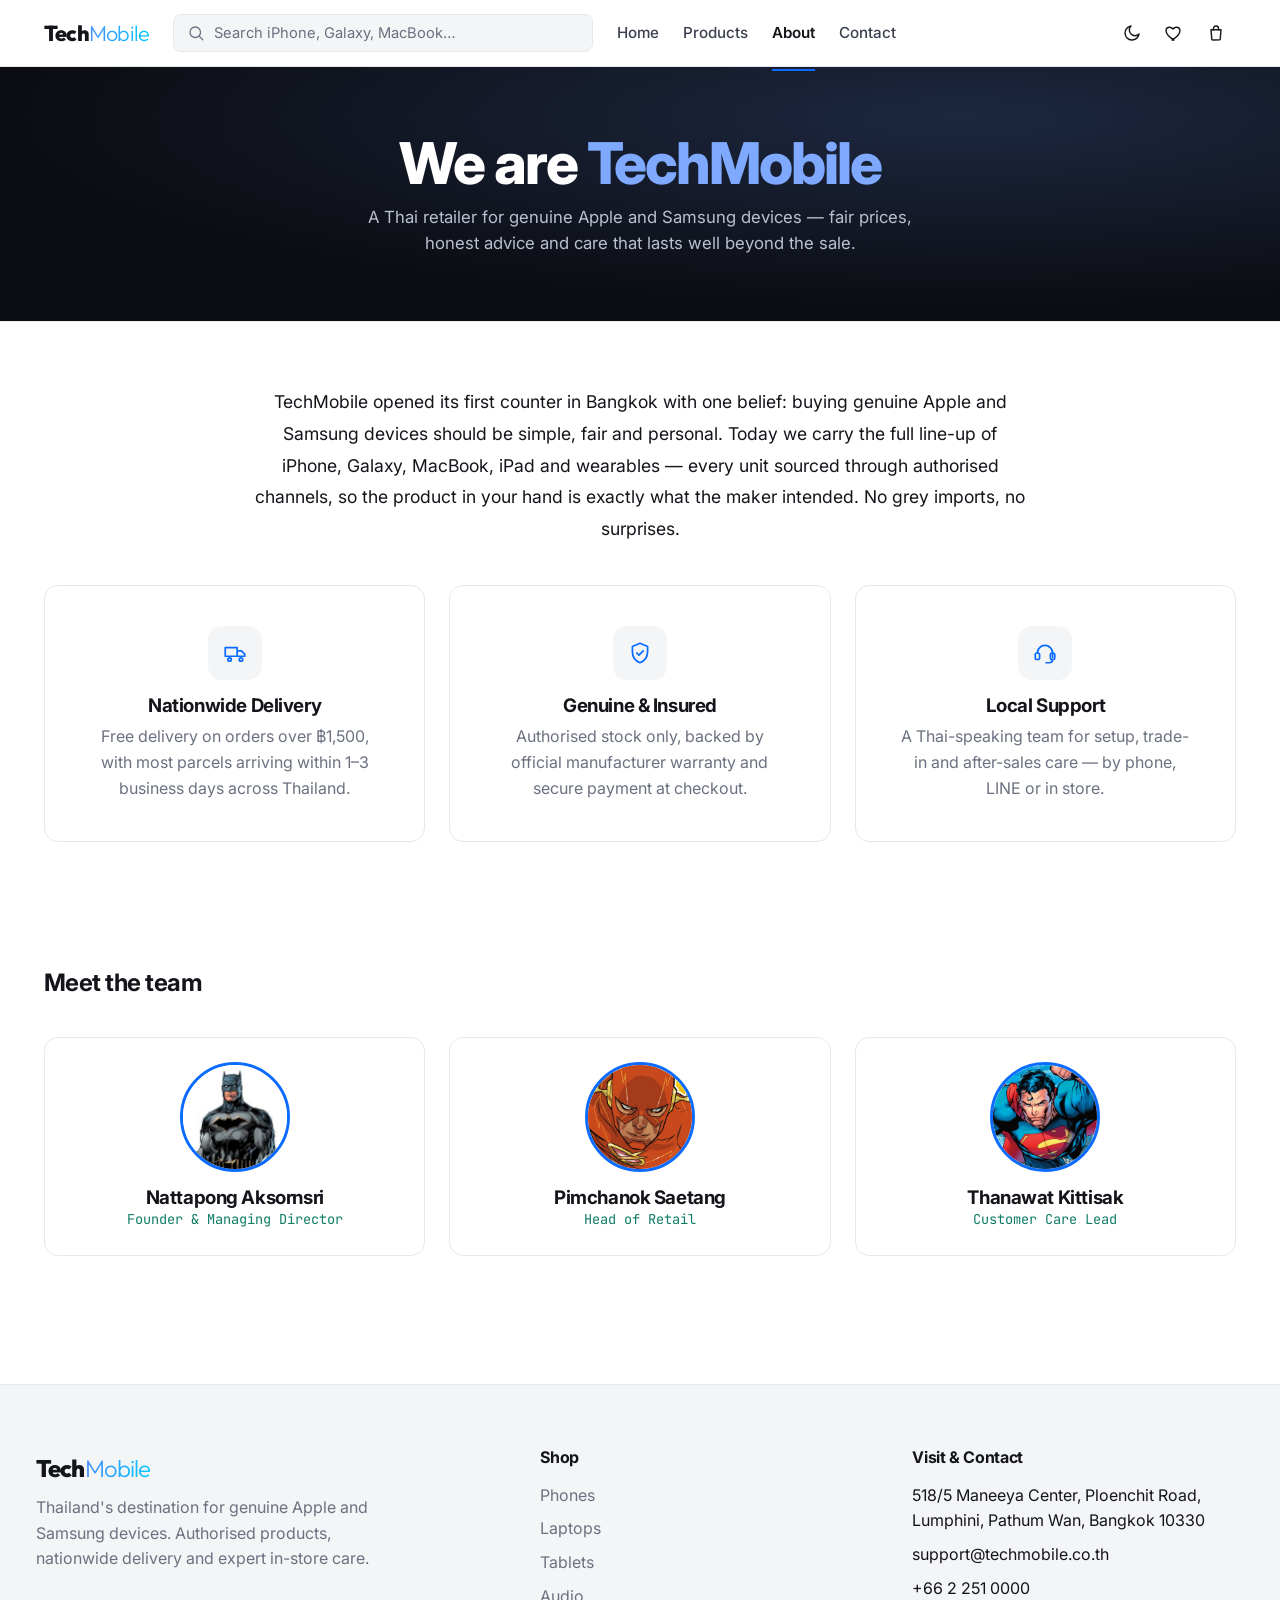
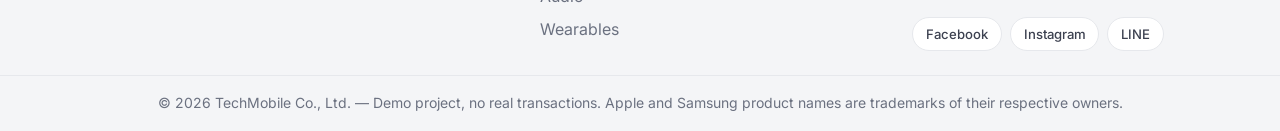
<file: about.html>
<!DOCTYPE html>
<html lang="en">
<head>
  <meta charset="UTF-8">
  <meta name="viewport" content="width=device-width, initial-scale=1.0">
  <title>About — TechMobile</title>
  <meta name="description" content="About TechMobile — who we are and what we stand for.">

  <link href="https://fonts.googleapis.com/css2?family=Inter:wght@400;500;600;700;800&family=Outfit:wght@300;400;700;900&family=JetBrains+Mono:wght@500;600&display=swap" rel="stylesheet">

  <link rel="icon" href="assets/favicon.svg" type="image/svg+xml">
  <link rel="stylesheet" href="css/variables.css">
  <link rel="stylesheet" href="css/base.css">
  <link rel="stylesheet" href="css/navbar.css">
  <link rel="stylesheet" href="css/pages.css">
  <link rel="stylesheet" href="css/footer.css">
</head>
<body>
  <script>
    if (localStorage.getItem('techmobile_theme') === 'dark') {
      document.documentElement.setAttribute('data-theme', 'dark');
    }
  </script>

  <a class="skip-link" href="#main">Skip to content</a>

  <header class="navbar">
    <div class="nav-inner">
      <a href="index.html" class="nav-logo">Tech<span class="logo-accent">Mobile</span></a>

      <div class="nav-search">
        <svg class="ic-svg search-icon" viewBox="0 0 24 24" aria-hidden="true"><circle cx="11" cy="11" r="7"/><line x1="16.5" y1="16.5" x2="21" y2="21"/></svg>
        <input type="search" class="search-input" placeholder="Search iPhone, Galaxy, MacBook…" aria-label="Search products">
      </div>

      <nav class="nav-links" aria-label="Primary">
        <a href="index.html">Home</a>
        <a href="products.html">Products</a>
        <a href="about.html">About</a>
        <a href="contact.html">Contact</a>
      </nav>

      <div class="nav-actions">
        <button class="icon-btn theme-toggle" aria-pressed="false" aria-label="Switch to dark mode">
          <span class="theme-icon" aria-hidden="true"></span>
        </button>
        <a href="wishlist.html" class="icon-btn" aria-label="Wishlist">
          <svg class="ic-svg" viewBox="0 0 24 24" aria-hidden="true"><path d="M12 20.5C5 16 2.5 12.6 2.5 9.2 2.5 6.6 4.6 5 6.8 5c1.7 0 3.2 1 4 2.3.8-1.3 2.3-2.3 4-2.3 2.2 0 4.3 1.6 4.3 4.2 0 3.4-2.5 6.8-9.5 11.3z"/></svg>
          <span class="nav-badge wish-badge hidden" aria-live="polite">0</span>
        </a>
        <a href="cart.html" class="icon-btn" aria-label="Cart">
          <svg class="ic-svg" viewBox="0 0 24 24" aria-hidden="true"><path d="M6 8h12l-.9 11.2a1.2 1.2 0 0 1-1.2 1.1H8.1a1.2 1.2 0 0 1-1.2-1.1L6 8z"/><path d="M9 8V6.5a3 3 0 0 1 6 0V8"/></svg>
          <span class="nav-badge cart-badge hidden" aria-live="polite">0</span>
        </a>
        <button class="nav-toggle" aria-label="Toggle menu" aria-expanded="false">
          <svg class="ic-svg" viewBox="0 0 24 24" aria-hidden="true"><line x1="3" y1="7" x2="21" y2="7"/><line x1="3" y1="12" x2="21" y2="12"/><line x1="3" y1="17" x2="21" y2="17"/></svg>
        </button>
      </div>
    </div>
  </header>

  <main id="main">
    <section class="page-hero">
      <h1>We are <span class="accent">TechMobile</span></h1>
      <p>A Thai retailer for genuine Apple and Samsung devices — fair prices, honest advice and care that lasts well beyond the sale.</p>
    </section>

    <section class="section container">
      <p class="mission">
        TechMobile opened its first counter in Bangkok with one belief: buying genuine Apple and
        Samsung devices should be simple, fair and personal. Today we carry the full line-up of
        iPhone, Galaxy, MacBook, iPad and wearables — every unit sourced through authorised channels,
        so the product in your hand is exactly what the maker intended. No grey imports, no surprises.
      </p>

      <div class="feature-cards">
        <div class="feature-card">
          <span class="icon" aria-hidden="true"><svg class="ic-svg" viewBox="0 0 24 24"><path d="M3 7h11v8H3zM14 10h4l3 3v2h-7z"/><circle cx="7" cy="18" r="1.6"/><circle cx="17.5" cy="18" r="1.6"/></svg></span>
          <h3>Nationwide Delivery</h3>
          <p>Free delivery on orders over ฿1,500, with most parcels arriving within 1–3 business days across Thailand.</p>
        </div>
        <div class="feature-card">
          <span class="icon" aria-hidden="true"><svg class="ic-svg" viewBox="0 0 24 24"><path d="M12 3l7 3v5c0 4.5-3 8.2-7 10-4-1.8-7-5.5-7-10V6z"/><path d="M9 12l2 2 4-4"/></svg></span>
          <h3>Genuine &amp; Insured</h3>
          <p>Authorised stock only, backed by official manufacturer warranty and secure payment at checkout.</p>
        </div>
        <div class="feature-card">
          <span class="icon" aria-hidden="true"><svg class="ic-svg" viewBox="0 0 24 24"><path d="M5 12a7 7 0 0 1 14 0v4"/><rect x="3" y="12" width="4" height="6" rx="1.6"/><rect x="17" y="12" width="4" height="6" rx="1.6"/><path d="M19 18a3 3 0 0 1-3 3h-3"/></svg></span>
          <h3>Local Support</h3>
          <p>A Thai-speaking team for setup, trade-in and after-sales care — by phone, LINE or in store.</p>
        </div>
      </div>
    </section>

    <section class="section container">
      <div class="section-head"><h2>Meet the team</h2></div>
      <div class="team-grid">
        <div class="team-card">
          <img src="assets/images/team-1.jpg?v=2" alt="Portrait of Nattapong Aksornsri" loading="lazy">
          <h3>Nattapong Aksornsri</h3>
          <p class="role">Founder &amp; Managing Director</p>
        </div>
        <div class="team-card">
          <img src="assets/images/team-2.jpg?v=2" alt="Portrait of Pimchanok Saetang" loading="lazy">
          <h3>Pimchanok Saetang</h3>
          <p class="role">Head of Retail</p>
        </div>
        <div class="team-card">
          <img src="assets/images/team-3.jpg?v=2" alt="Portrait of Thanawat Kittisak" loading="lazy">
          <h3>Thanawat Kittisak</h3>
          <p class="role">Customer Care Lead</p>
        </div>
      </div>
    </section>
  </main>

  <footer class="footer">
    <div class="footer-inner">
      <div class="footer-brand">
        <a href="index.html" class="nav-logo">Tech<span class="logo-accent">Mobile</span></a>
        <p>Thailand's destination for genuine Apple and Samsung devices. Authorised products, nationwide delivery and expert in-store care.</p>
      </div>
      <div class="footer-col">
        <h4>Shop</h4>
        <ul>
          <li><a href="products.html?category=phones">Phones</a></li>
          <li><a href="products.html?category=laptops">Laptops</a></li>
          <li><a href="products.html?category=tablets">Tablets</a></li>
          <li><a href="products.html?category=audio">Audio</a></li>
          <li><a href="products.html?category=wearables">Wearables</a></li>
        </ul>
      </div>
      <div class="footer-col">
        <h4>Visit &amp; Contact</h4>
        <ul>
          <li>518/5 Maneeya Center, Ploenchit Road,<br>Lumphini, Pathum Wan, Bangkok 10330</li>
          <li>support@techmobile.co.th</li>
          <li>+66 2 251 0000</li>
        </ul>
        <div class="footer-social">
          <a href="#">Facebook</a>
          <a href="#">Instagram</a>
          <a href="#">LINE</a>
        </div>
      </div>
    </div>
    <div class="footer-bottom">&copy; 2026 TechMobile Co., Ltd. &mdash; Demo project, no real transactions. Apple and Samsung product names are trademarks of their respective owners.</div>
  </footer>

  <script type="module">
    import { initUI } from './js/ui.js';
    initUI();
  </script>
</body>
</html>
</file>
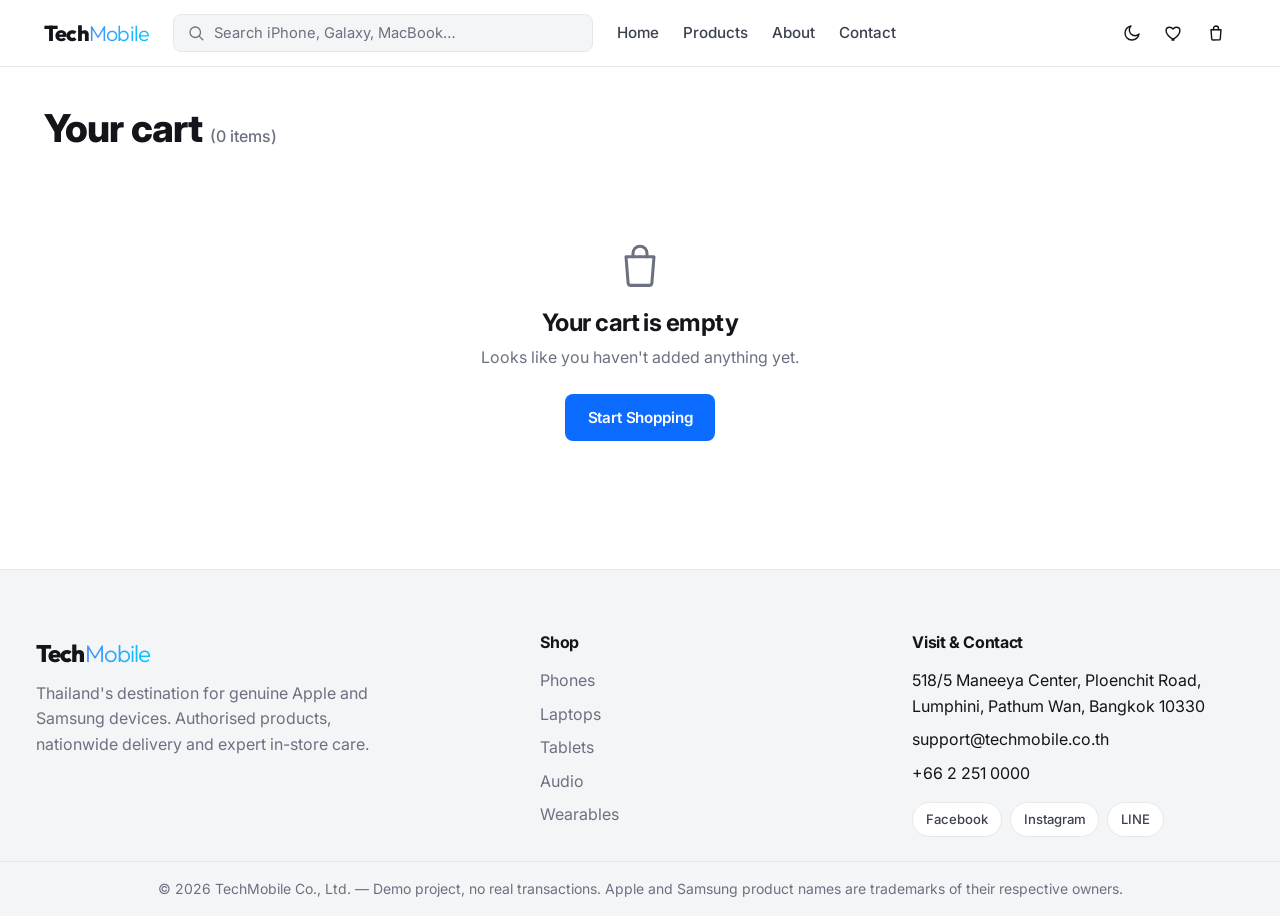
<file: cart.html>
<!DOCTYPE html>
<html lang="en">
<head>
  <meta charset="UTF-8">
  <meta name="viewport" content="width=device-width, initial-scale=1.0">
  <title>Cart — TechMobile</title>
  <meta name="description" content="Your shopping cart — TechMobile.">

  <link href="https://fonts.googleapis.com/css2?family=Inter:wght@400;500;600;700;800&family=Outfit:wght@300;400;700;900&family=JetBrains+Mono:wght@500;600&display=swap" rel="stylesheet">

  <link rel="icon" href="assets/favicon.svg" type="image/svg+xml">
  <link rel="stylesheet" href="css/variables.css">
  <link rel="stylesheet" href="css/base.css">
  <link rel="stylesheet" href="css/navbar.css">
  <link rel="stylesheet" href="css/cart.css">
  <link rel="stylesheet" href="css/footer.css">
</head>
<body>
  <script>
    if (localStorage.getItem('techmobile_theme') === 'dark') {
      document.documentElement.setAttribute('data-theme', 'dark');
    }
  </script>

  <a class="skip-link" href="#main">Skip to content</a>

  <header class="navbar">
    <div class="nav-inner">
      <a href="index.html" class="nav-logo">Tech<span class="logo-accent">Mobile</span></a>

      <div class="nav-search">
        <svg class="ic-svg search-icon" viewBox="0 0 24 24" aria-hidden="true"><circle cx="11" cy="11" r="7"/><line x1="16.5" y1="16.5" x2="21" y2="21"/></svg>
        <input type="search" class="search-input" placeholder="Search iPhone, Galaxy, MacBook…" aria-label="Search products">
      </div>

      <nav class="nav-links" aria-label="Primary">
        <a href="index.html">Home</a>
        <a href="products.html">Products</a>
        <a href="about.html">About</a>
        <a href="contact.html">Contact</a>
      </nav>

      <div class="nav-actions">
        <button class="icon-btn theme-toggle" aria-pressed="false" aria-label="Switch to dark mode">
          <span class="theme-icon" aria-hidden="true"></span>
        </button>
        <a href="wishlist.html" class="icon-btn" aria-label="Wishlist">
          <svg class="ic-svg" viewBox="0 0 24 24" aria-hidden="true"><path d="M12 20.5C5 16 2.5 12.6 2.5 9.2 2.5 6.6 4.6 5 6.8 5c1.7 0 3.2 1 4 2.3.8-1.3 2.3-2.3 4-2.3 2.2 0 4.3 1.6 4.3 4.2 0 3.4-2.5 6.8-9.5 11.3z"/></svg>
          <span class="nav-badge wish-badge hidden" aria-live="polite">0</span>
        </a>
        <a href="cart.html" class="icon-btn" aria-label="Cart">
          <svg class="ic-svg" viewBox="0 0 24 24" aria-hidden="true"><path d="M6 8h12l-.9 11.2a1.2 1.2 0 0 1-1.2 1.1H8.1a1.2 1.2 0 0 1-1.2-1.1L6 8z"/><path d="M9 8V6.5a3 3 0 0 1 6 0V8"/></svg>
          <span class="nav-badge cart-badge hidden" aria-live="polite">0</span>
        </a>
        <button class="nav-toggle" aria-label="Toggle menu" aria-expanded="false">
          <svg class="ic-svg" viewBox="0 0 24 24" aria-hidden="true"><line x1="3" y1="7" x2="21" y2="7"/><line x1="3" y1="12" x2="21" y2="12"/><line x1="3" y1="17" x2="21" y2="17"/></svg>
        </button>
      </div>
    </div>
  </header>

  <main id="main" class="container">
    <div class="cart-head">
      <h1>Your cart</h1>
      <span class="count" id="cart-count-label">(0 items)</span>
    </div>
    <div id="cart-root"><!-- JS injects cart layout / empty state --></div>
  </main>

  <footer class="footer">
    <div class="footer-inner">
      <div class="footer-brand">
        <a href="index.html" class="nav-logo">Tech<span class="logo-accent">Mobile</span></a>
        <p>Thailand's destination for genuine Apple and Samsung devices. Authorised products, nationwide delivery and expert in-store care.</p>
      </div>
      <div class="footer-col">
        <h4>Shop</h4>
        <ul>
          <li><a href="products.html?category=phones">Phones</a></li>
          <li><a href="products.html?category=laptops">Laptops</a></li>
          <li><a href="products.html?category=tablets">Tablets</a></li>
          <li><a href="products.html?category=audio">Audio</a></li>
          <li><a href="products.html?category=wearables">Wearables</a></li>
        </ul>
      </div>
      <div class="footer-col">
        <h4>Visit &amp; Contact</h4>
        <ul>
          <li>518/5 Maneeya Center, Ploenchit Road,<br>Lumphini, Pathum Wan, Bangkok 10330</li>
          <li>support@techmobile.co.th</li>
          <li>+66 2 251 0000</li>
        </ul>
        <div class="footer-social">
          <a href="#">Facebook</a>
          <a href="#">Instagram</a>
          <a href="#">LINE</a>
        </div>
      </div>
    </div>
    <div class="footer-bottom">&copy; 2026 TechMobile Co., Ltd. &mdash; Demo project, no real transactions. Apple and Samsung product names are trademarks of their respective owners.</div>
  </footer>

  <script type="module" src="js/cart-page.js"></script>
</body>
</html>
</file>
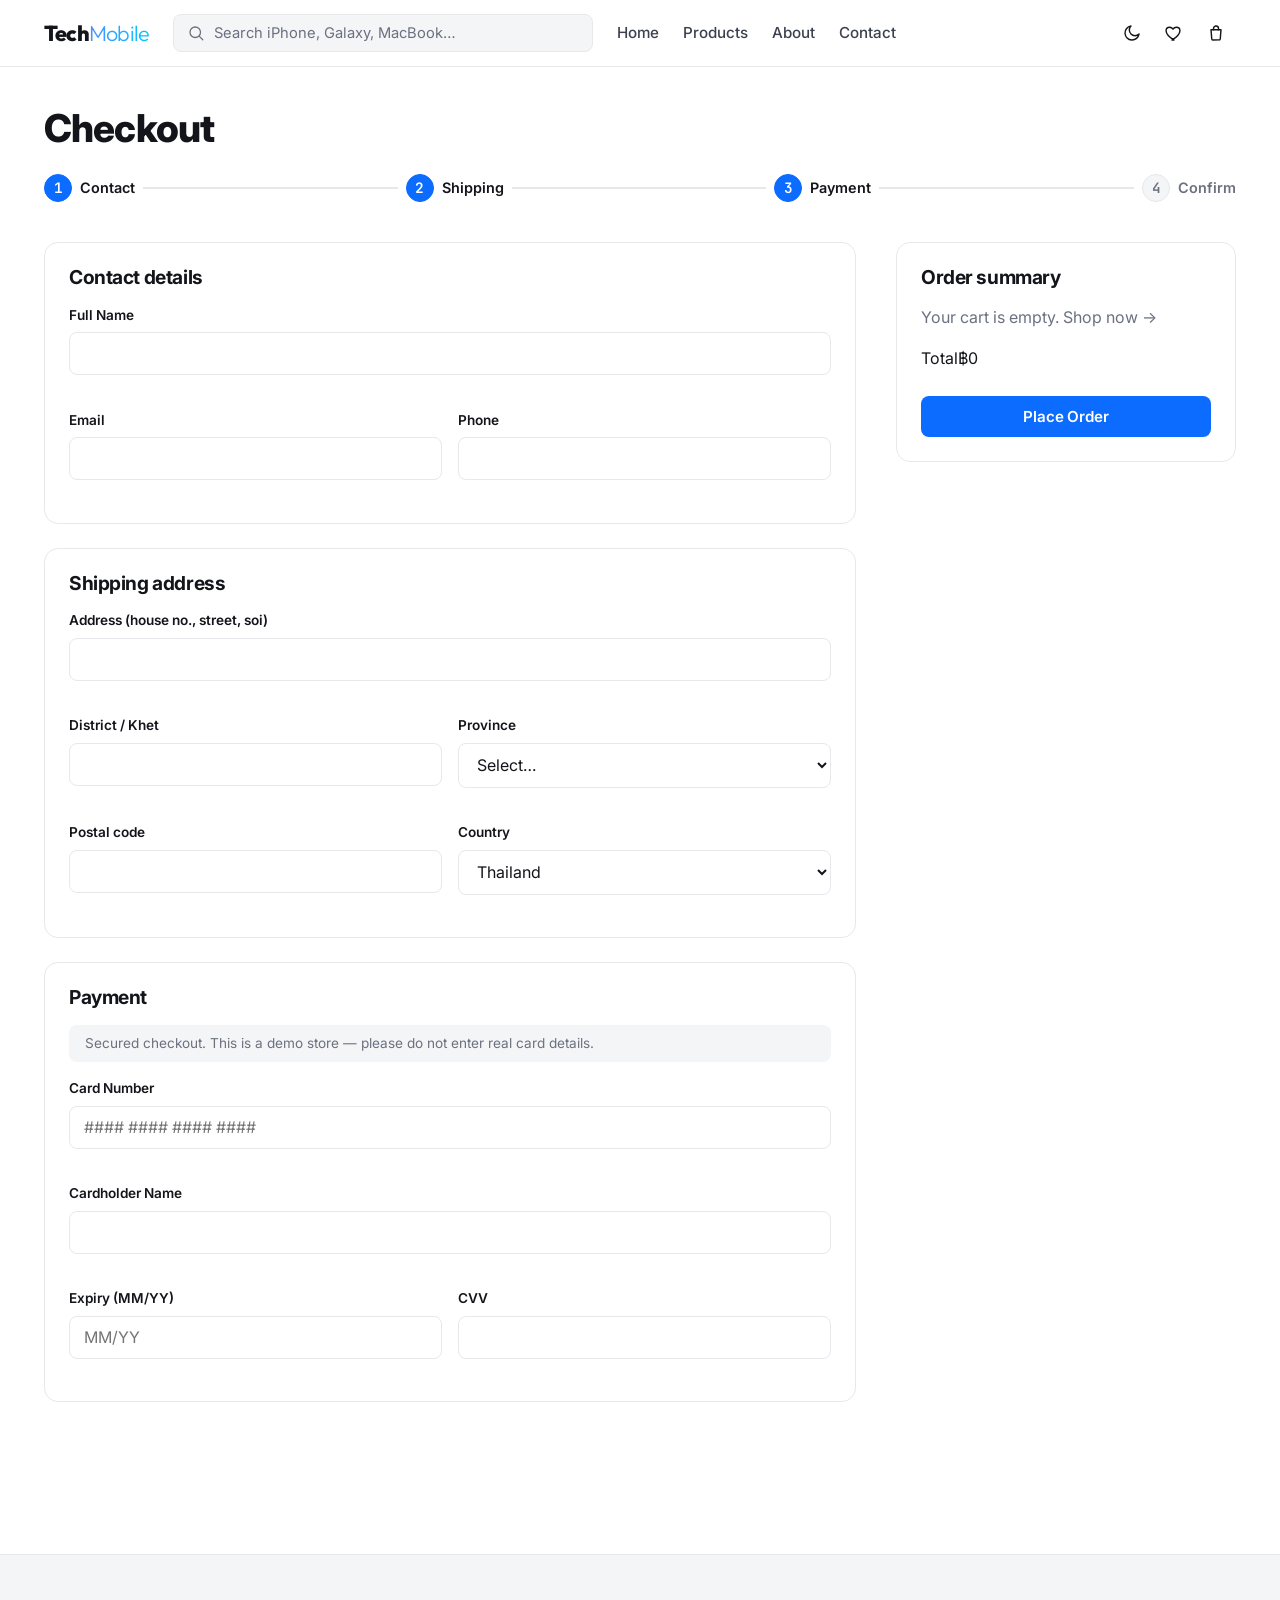
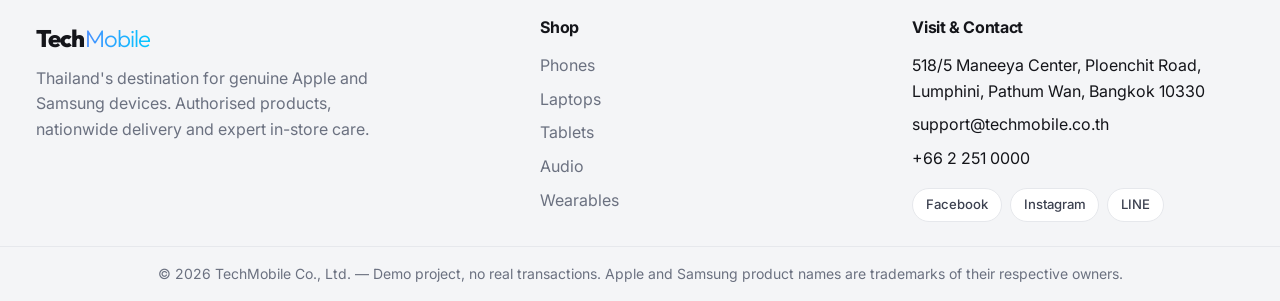
<file: checkout.html>
<!DOCTYPE html>
<html lang="en">
<head>
  <meta charset="UTF-8">
  <meta name="viewport" content="width=device-width, initial-scale=1.0">
  <title>Checkout — TechMobile</title>
  <meta name="description" content="Checkout — TechMobile (demo).">

  <link href="https://fonts.googleapis.com/css2?family=Inter:wght@400;500;600;700;800&family=Outfit:wght@300;400;700;900&family=JetBrains+Mono:wght@500;600&display=swap" rel="stylesheet">

  <link rel="icon" href="assets/favicon.svg" type="image/svg+xml">
  <link rel="stylesheet" href="css/variables.css">
  <link rel="stylesheet" href="css/base.css">
  <link rel="stylesheet" href="css/navbar.css">
  <link rel="stylesheet" href="css/checkout.css">
  <link rel="stylesheet" href="css/footer.css">
</head>
<body>
  <script>
    if (localStorage.getItem('techmobile_theme') === 'dark') {
      document.documentElement.setAttribute('data-theme', 'dark');
    }
  </script>

  <a class="skip-link" href="#main">Skip to content</a>

  <header class="navbar">
    <div class="nav-inner">
      <a href="index.html" class="nav-logo">Tech<span class="logo-accent">Mobile</span></a>

      <div class="nav-search">
        <svg class="ic-svg search-icon" viewBox="0 0 24 24" aria-hidden="true"><circle cx="11" cy="11" r="7"/><line x1="16.5" y1="16.5" x2="21" y2="21"/></svg>
        <input type="search" class="search-input" placeholder="Search iPhone, Galaxy, MacBook…" aria-label="Search products">
      </div>

      <nav class="nav-links" aria-label="Primary">
        <a href="index.html">Home</a>
        <a href="products.html">Products</a>
        <a href="about.html">About</a>
        <a href="contact.html">Contact</a>
      </nav>

      <div class="nav-actions">
        <button class="icon-btn theme-toggle" aria-pressed="false" aria-label="Switch to dark mode">
          <span class="theme-icon" aria-hidden="true"></span>
        </button>
        <a href="wishlist.html" class="icon-btn" aria-label="Wishlist">
          <svg class="ic-svg" viewBox="0 0 24 24" aria-hidden="true"><path d="M12 20.5C5 16 2.5 12.6 2.5 9.2 2.5 6.6 4.6 5 6.8 5c1.7 0 3.2 1 4 2.3.8-1.3 2.3-2.3 4-2.3 2.2 0 4.3 1.6 4.3 4.2 0 3.4-2.5 6.8-9.5 11.3z"/></svg>
          <span class="nav-badge wish-badge hidden" aria-live="polite">0</span>
        </a>
        <a href="cart.html" class="icon-btn" aria-label="Cart">
          <svg class="ic-svg" viewBox="0 0 24 24" aria-hidden="true"><path d="M6 8h12l-.9 11.2a1.2 1.2 0 0 1-1.2 1.1H8.1a1.2 1.2 0 0 1-1.2-1.1L6 8z"/><path d="M9 8V6.5a3 3 0 0 1 6 0V8"/></svg>
          <span class="nav-badge cart-badge hidden" aria-live="polite">0</span>
        </a>
        <button class="nav-toggle" aria-label="Toggle menu" aria-expanded="false">
          <svg class="ic-svg" viewBox="0 0 24 24" aria-hidden="true"><line x1="3" y1="7" x2="21" y2="7"/><line x1="3" y1="12" x2="21" y2="12"/><line x1="3" y1="17" x2="21" y2="17"/></svg>
        </button>
      </div>
    </div>
  </header>

  <main id="main" class="container">
    <div class="checkout-head"><h1>Checkout</h1></div>

    <!-- Step indicator -->
    <div class="steps" aria-hidden="true">
      <div class="step done"><span class="num">1</span> Contact</div>
      <span class="step-divider"></span>
      <div class="step done"><span class="num">2</span> Shipping</div>
      <span class="step-divider"></span>
      <div class="step done"><span class="num">3</span> Payment</div>
      <span class="step-divider"></span>
      <div class="step"><span class="num">4</span> Confirm</div>
    </div>

    <form id="checkout-form" novalidate>
      <div class="checkout-layout">
        <div>
          <!-- Section 1: Contact -->
          <section class="form-section">
            <h2>Contact details</h2>
            <div class="form-grid">
              <div class="field col-span">
                <label for="fullname">Full Name</label>
                <input id="fullname" name="fullname" type="text" required autocomplete="name">
                <span class="error-msg"></span>
              </div>
              <div class="field">
                <label for="email">Email</label>
                <input id="email" name="email" type="email" required autocomplete="email">
                <span class="error-msg"></span>
              </div>
              <div class="field">
                <label for="phone">Phone</label>
                <input id="phone" name="phone" type="tel" required autocomplete="tel">
                <span class="error-msg"></span>
              </div>
            </div>
          </section>

          <!-- Section 2: Shipping -->
          <section class="form-section">
            <h2>Shipping address</h2>
            <div class="form-grid">
              <div class="field col-span">
                <label for="street">Address (house no., street, soi)</label>
                <input id="street" name="street" type="text" required autocomplete="street-address">
                <span class="error-msg"></span>
              </div>
              <div class="field">
                <label for="city">District / Khet</label>
                <input id="city" name="city" type="text" required>
                <span class="error-msg"></span>
              </div>
              <div class="field">
                <label for="state">Province</label>
                <select id="state" name="state" required>
                  <option value="">Select…</option>
                  <option>Bangkok</option>
                  <option>Nonthaburi</option>
                  <option>Samut Prakan</option>
                  <option>Pathum Thani</option>
                  <option>Chiang Mai</option>
                  <option>Chon Buri</option>
                  <option>Phuket</option>
                  <option>Khon Kaen</option>
                  <option>Nakhon Ratchasima</option>
                  <option>Songkhla</option>
                  <option>Other province</option>
                </select>
                <span class="error-msg"></span>
              </div>
              <div class="field">
                <label for="zip">Postal code</label>
                <input id="zip" name="zip" type="text" inputmode="numeric" maxlength="5" required autocomplete="postal-code">
                <span class="error-msg"></span>
              </div>
              <div class="field">
                <label for="country">Country</label>
                <select id="country" name="country" required>
                  <option value="Thailand" selected>Thailand</option>
                </select>
                <span class="error-msg"></span>
              </div>
            </div>
          </section>

          <!-- Section 3: Payment -->
          <section class="form-section">
            <h2>Payment</h2>
            <p class="demo-note">Secured checkout. This is a demo store — please do not enter real card details.</p>
            <div class="form-grid">
              <div class="field col-span">
                <label for="card">Card Number</label>
                <input id="card" name="card" type="text" inputmode="numeric"
                       placeholder="#### #### #### ####" maxlength="19" required>
                <span class="error-msg"></span>
              </div>
              <div class="field col-span">
                <label for="cardname">Cardholder Name</label>
                <input id="cardname" name="cardname" type="text" required>
                <span class="error-msg"></span>
              </div>
              <div class="field">
                <label for="expiry">Expiry (MM/YY)</label>
                <input id="expiry" name="expiry" type="text" placeholder="MM/YY" maxlength="5" required>
                <span class="error-msg"></span>
              </div>
              <div class="field">
                <label for="cvv">CVV</label>
                <input id="cvv" name="cvv" type="text" inputmode="numeric" maxlength="4" required>
                <span class="error-msg"></span>
              </div>
            </div>
          </section>
        </div>

        <!-- Section 4: Order summary -->
        <aside class="checkout-summary" aria-label="Order summary">
          <h2>Order summary</h2>
          <div id="summary-items"><!-- JS injects items --></div>
          <div class="summary-total" style="margin-top:var(--space-md)">
            <span>Total</span><span id="summary-total">฿0</span>
          </div>
          <button type="submit" class="btn btn-primary btn-block place-order-btn">Place Order</button>
        </aside>
      </div>
    </form>
  </main>

  <!-- Success overlay -->
  <div class="success-overlay" id="success-overlay">
    <div class="check" aria-hidden="true">
      <svg viewBox="0 0 24 24"><circle cx="12" cy="12" r="10"/><path d="M7.5 12.5l3 3 6-6.5"/></svg>
    </div>
    <h1>Order placed</h1>
    <p>Thank you for shopping with TechMobile. A confirmation has been sent to your email. This is a demo, so no real order was created.</p>
    <a class="btn btn-primary btn-lg" href="index.html">Back to home</a>
  </div>

  <footer class="footer">
    <div class="footer-inner">
      <div class="footer-brand">
        <a href="index.html" class="nav-logo">Tech<span class="logo-accent">Mobile</span></a>
        <p>Thailand's destination for genuine Apple and Samsung devices. Authorised products, nationwide delivery and expert in-store care.</p>
      </div>
      <div class="footer-col">
        <h4>Shop</h4>
        <ul>
          <li><a href="products.html?category=phones">Phones</a></li>
          <li><a href="products.html?category=laptops">Laptops</a></li>
          <li><a href="products.html?category=tablets">Tablets</a></li>
          <li><a href="products.html?category=audio">Audio</a></li>
          <li><a href="products.html?category=wearables">Wearables</a></li>
        </ul>
      </div>
      <div class="footer-col">
        <h4>Visit &amp; Contact</h4>
        <ul>
          <li>518/5 Maneeya Center, Ploenchit Road,<br>Lumphini, Pathum Wan, Bangkok 10330</li>
          <li>support@techmobile.co.th</li>
          <li>+66 2 251 0000</li>
        </ul>
        <div class="footer-social">
          <a href="#">Facebook</a>
          <a href="#">Instagram</a>
          <a href="#">LINE</a>
        </div>
      </div>
    </div>
    <div class="footer-bottom">&copy; 2026 TechMobile Co., Ltd. &mdash; Demo project, no real transactions. Apple and Samsung product names are trademarks of their respective owners.</div>
  </footer>

  <script type="module" src="js/checkout.js"></script>
</body>
</html>
</file>
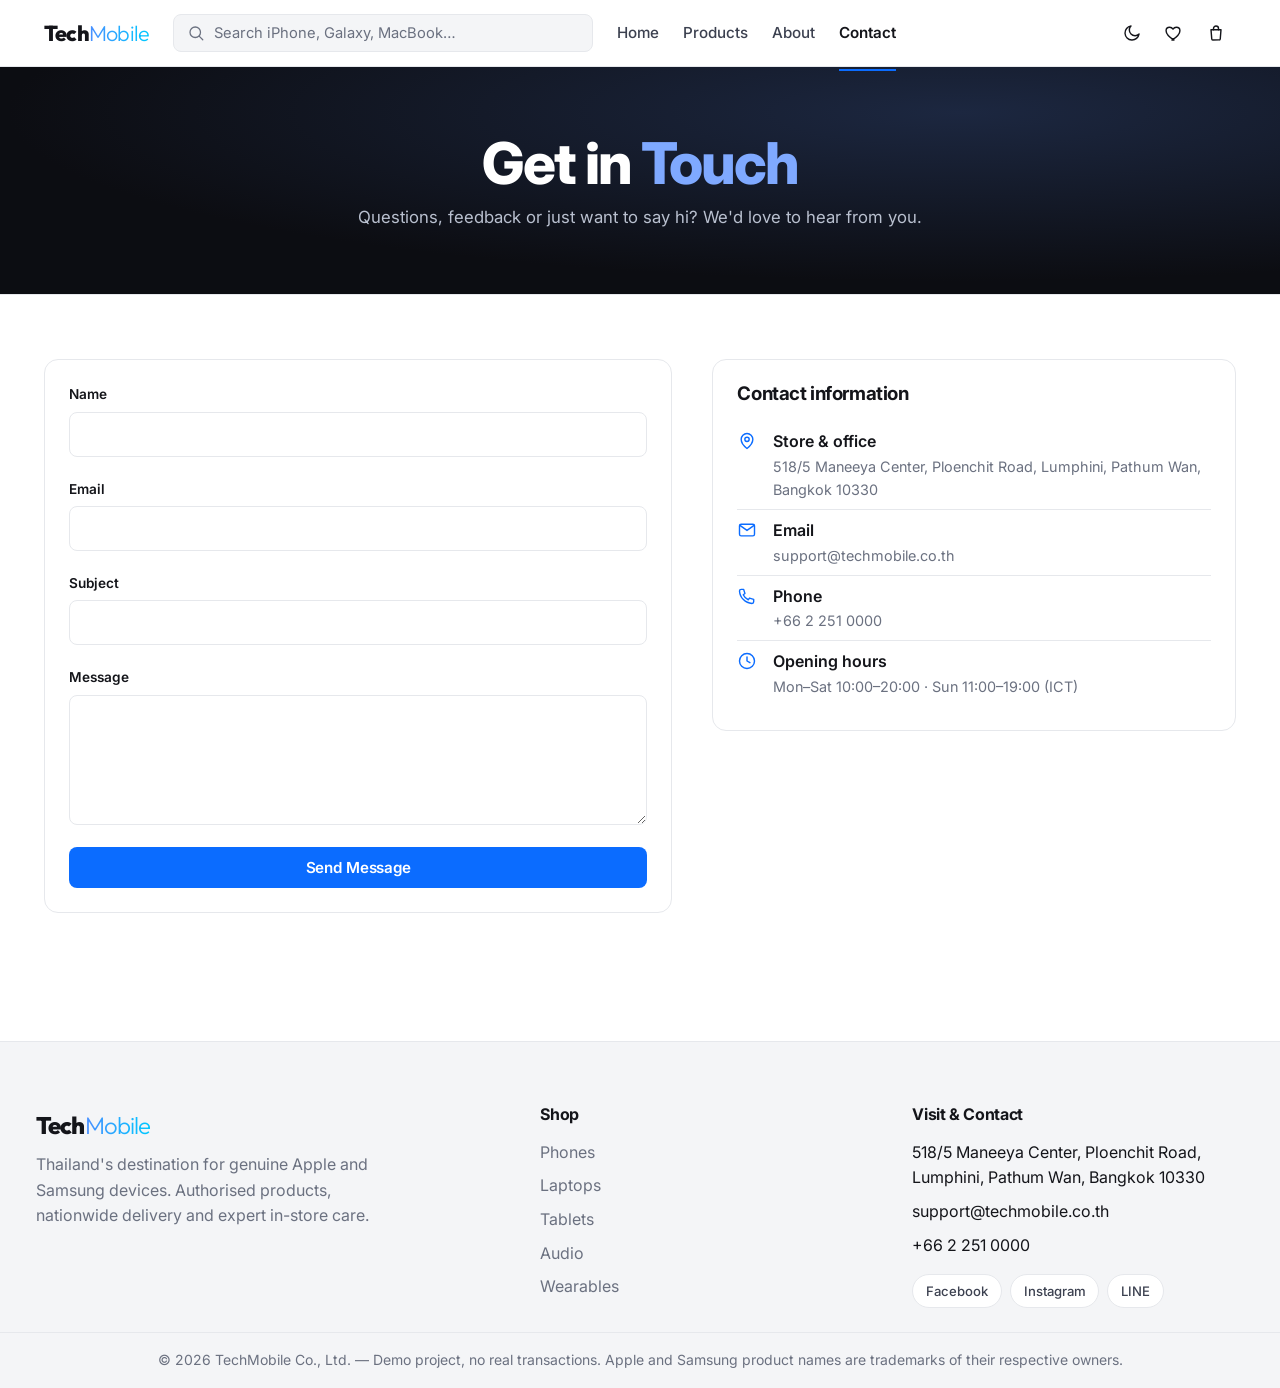
<file: contact.html>
<!DOCTYPE html>
<html lang="en">
<head>
  <meta charset="UTF-8">
  <meta name="viewport" content="width=device-width, initial-scale=1.0">
  <title>Contact — TechMobile</title>
  <meta name="description" content="Get in touch with TechMobile.">

  <link href="https://fonts.googleapis.com/css2?family=Inter:wght@400;500;600;700;800&family=Outfit:wght@300;400;700;900&family=JetBrains+Mono:wght@500;600&display=swap" rel="stylesheet">

  <link rel="icon" href="assets/favicon.svg" type="image/svg+xml">
  <link rel="stylesheet" href="css/variables.css">
  <link rel="stylesheet" href="css/base.css">
  <link rel="stylesheet" href="css/navbar.css">
  <link rel="stylesheet" href="css/pages.css">
  <link rel="stylesheet" href="css/footer.css">
</head>
<body>
  <script>
    if (localStorage.getItem('techmobile_theme') === 'dark') {
      document.documentElement.setAttribute('data-theme', 'dark');
    }
  </script>

  <a class="skip-link" href="#main">Skip to content</a>

  <header class="navbar">
    <div class="nav-inner">
      <a href="index.html" class="nav-logo">Tech<span class="logo-accent">Mobile</span></a>

      <div class="nav-search">
        <svg class="ic-svg search-icon" viewBox="0 0 24 24" aria-hidden="true"><circle cx="11" cy="11" r="7"/><line x1="16.5" y1="16.5" x2="21" y2="21"/></svg>
        <input type="search" class="search-input" placeholder="Search iPhone, Galaxy, MacBook…" aria-label="Search products">
      </div>

      <nav class="nav-links" aria-label="Primary">
        <a href="index.html">Home</a>
        <a href="products.html">Products</a>
        <a href="about.html">About</a>
        <a href="contact.html">Contact</a>
      </nav>

      <div class="nav-actions">
        <button class="icon-btn theme-toggle" aria-pressed="false" aria-label="Switch to dark mode">
          <span class="theme-icon" aria-hidden="true"></span>
        </button>
        <a href="wishlist.html" class="icon-btn" aria-label="Wishlist">
          <svg class="ic-svg" viewBox="0 0 24 24" aria-hidden="true"><path d="M12 20.5C5 16 2.5 12.6 2.5 9.2 2.5 6.6 4.6 5 6.8 5c1.7 0 3.2 1 4 2.3.8-1.3 2.3-2.3 4-2.3 2.2 0 4.3 1.6 4.3 4.2 0 3.4-2.5 6.8-9.5 11.3z"/></svg>
          <span class="nav-badge wish-badge hidden" aria-live="polite">0</span>
        </a>
        <a href="cart.html" class="icon-btn" aria-label="Cart">
          <svg class="ic-svg" viewBox="0 0 24 24" aria-hidden="true"><path d="M6 8h12l-.9 11.2a1.2 1.2 0 0 1-1.2 1.1H8.1a1.2 1.2 0 0 1-1.2-1.1L6 8z"/><path d="M9 8V6.5a3 3 0 0 1 6 0V8"/></svg>
          <span class="nav-badge cart-badge hidden" aria-live="polite">0</span>
        </a>
        <button class="nav-toggle" aria-label="Toggle menu" aria-expanded="false">
          <svg class="ic-svg" viewBox="0 0 24 24" aria-hidden="true"><line x1="3" y1="7" x2="21" y2="7"/><line x1="3" y1="12" x2="21" y2="12"/><line x1="3" y1="17" x2="21" y2="17"/></svg>
        </button>
      </div>
    </div>
  </header>

  <main id="main">
    <section class="page-hero">
      <h1>Get in <span class="accent">Touch</span></h1>
      <p>Questions, feedback or just want to say hi? We'd love to hear from you.</p>
    </section>

    <section class="section container">
      <div class="contact-layout">
        <form class="contact-form" id="contact-form" novalidate>
          <div class="field">
            <label for="c-name">Name</label>
            <input id="c-name" type="text" required>
            <span class="error-msg"></span>
          </div>
          <div class="field">
            <label for="c-email">Email</label>
            <input id="c-email" type="email" required>
            <span class="error-msg"></span>
          </div>
          <div class="field">
            <label for="c-subject">Subject</label>
            <input id="c-subject" type="text" required>
            <span class="error-msg"></span>
          </div>
          <div class="field">
            <label for="c-message">Message</label>
            <textarea id="c-message" required></textarea>
            <span class="error-msg"></span>
          </div>
          <button type="submit" class="btn btn-primary">Send Message</button>
          <div class="form-success hidden" id="contact-success">Message sent. Our team will reply within 24 hours.</div>
        </form>

        <aside class="contact-info">
          <h3>Contact information</h3>
          <div class="info-row">
            <span class="ic" aria-hidden="true"><svg class="ic-svg" viewBox="0 0 24 24"><path d="M12 21s-7-5.2-7-11a7 7 0 0 1 14 0c0 5.8-7 11-7 11z"/><circle cx="12" cy="10" r="2.6"/></svg></span>
            <div><div class="label">Store &amp; office</div><div class="val">518/5 Maneeya Center, Ploenchit Road, Lumphini, Pathum Wan, Bangkok 10330</div></div>
          </div>
          <div class="info-row">
            <span class="ic" aria-hidden="true"><svg class="ic-svg" viewBox="0 0 24 24"><rect x="3" y="5" width="18" height="14" rx="2"/><path d="M3.5 6.5l8.5 6 8.5-6"/></svg></span>
            <div><div class="label">Email</div><div class="val">support@techmobile.co.th</div></div>
          </div>
          <div class="info-row">
            <span class="ic" aria-hidden="true"><svg class="ic-svg" viewBox="0 0 24 24"><path d="M5 4h3l1.5 5-2 1.5a12 12 0 0 0 6 6l1.5-2 5 1.5v3a2 2 0 0 1-2 2A16 16 0 0 1 3 6a2 2 0 0 1 2-2z"/></svg></span>
            <div><div class="label">Phone</div><div class="val">+66 2 251 0000</div></div>
          </div>
          <div class="info-row">
            <span class="ic" aria-hidden="true"><svg class="ic-svg" viewBox="0 0 24 24"><circle cx="12" cy="12" r="9"/><path d="M12 7v5l3.5 2"/></svg></span>
            <div><div class="label">Opening hours</div><div class="val">Mon–Sat 10:00–20:00 · Sun 11:00–19:00 (ICT)</div></div>
          </div>
        </aside>
      </div>
    </section>
  </main>

  <footer class="footer">
    <div class="footer-inner">
      <div class="footer-brand">
        <a href="index.html" class="nav-logo">Tech<span class="logo-accent">Mobile</span></a>
        <p>Thailand's destination for genuine Apple and Samsung devices. Authorised products, nationwide delivery and expert in-store care.</p>
      </div>
      <div class="footer-col">
        <h4>Shop</h4>
        <ul>
          <li><a href="products.html?category=phones">Phones</a></li>
          <li><a href="products.html?category=laptops">Laptops</a></li>
          <li><a href="products.html?category=tablets">Tablets</a></li>
          <li><a href="products.html?category=audio">Audio</a></li>
          <li><a href="products.html?category=wearables">Wearables</a></li>
        </ul>
      </div>
      <div class="footer-col">
        <h4>Visit &amp; Contact</h4>
        <ul>
          <li>518/5 Maneeya Center, Ploenchit Road,<br>Lumphini, Pathum Wan, Bangkok 10330</li>
          <li>support@techmobile.co.th</li>
          <li>+66 2 251 0000</li>
        </ul>
        <div class="footer-social">
          <a href="#">Facebook</a>
          <a href="#">Instagram</a>
          <a href="#">LINE</a>
        </div>
      </div>
    </div>
    <div class="footer-bottom">&copy; 2026 TechMobile Co., Ltd. &mdash; Demo project, no real transactions. Apple and Samsung product names are trademarks of their respective owners.</div>
  </footer>

  <script type="module">
    import { initUI } from './js/ui.js';
    initUI();

    const form = document.getElementById('contact-form');
    const success = document.getElementById('contact-success');
    const setError = (input, message) => {
      input.classList.toggle('invalid', !!message);
      const msg = input.parentElement.querySelector('.error-msg');
      if (msg) msg.textContent = message || '';
      return !message;
    };
    const isEmail = v => /^[^\s@]+@[^\s@]+\.[^\s@]+$/.test(v);

    form.addEventListener('submit', e => {
      e.preventDefault();
      const name = document.getElementById('c-name');
      const email = document.getElementById('c-email');
      const subject = document.getElementById('c-subject');
      const message = document.getElementById('c-message');
      let ok = true;
      if (!setError(name, name.value.trim().length >= 2 ? '' : 'Please enter your name.')) ok = false;
      if (!setError(email, isEmail(email.value.trim()) ? '' : 'Enter a valid email.')) ok = false;
      if (!setError(subject, subject.value.trim().length >= 2 ? '' : 'Please add a subject.')) ok = false;
      if (!setError(message, message.value.trim().length >= 10 ? '' : 'Message must be at least 10 characters.')) ok = false;
      if (!ok) return;
      form.reset();
      success.classList.remove('hidden');
      setTimeout(() => success.classList.add('hidden'), 6000);
    });
  </script>
</body>
</html>
</file>
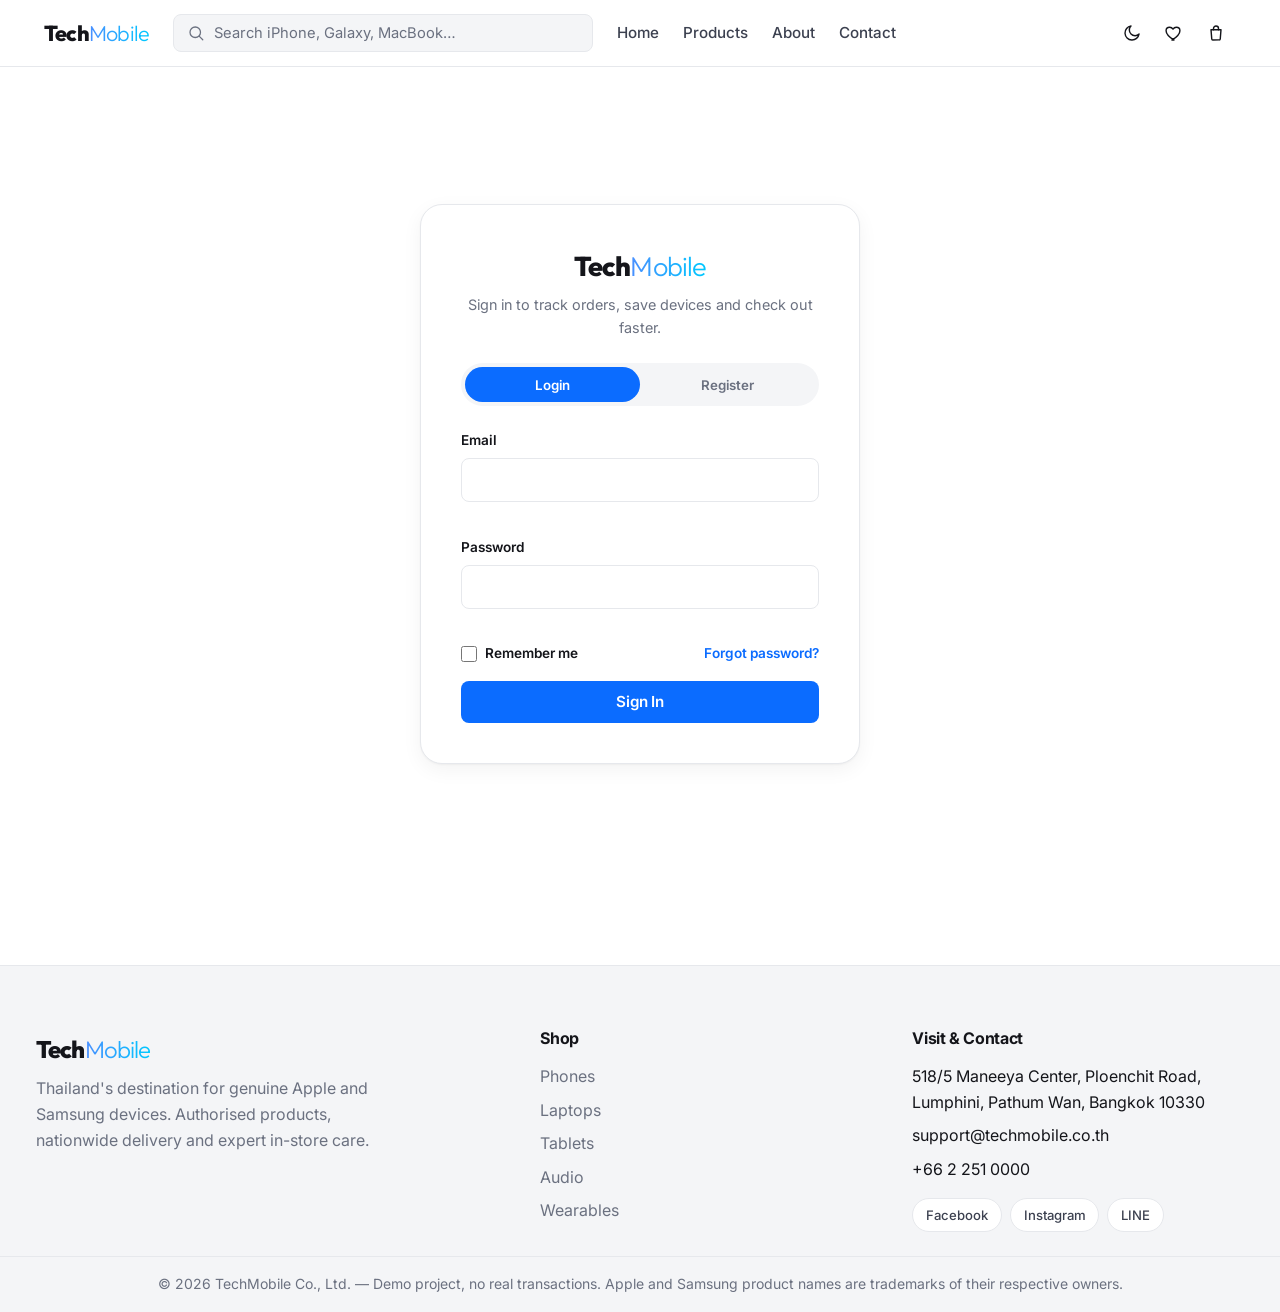
<file: login.html>
<!DOCTYPE html>
<html lang="en">
<head>
  <meta charset="UTF-8">
  <meta name="viewport" content="width=device-width, initial-scale=1.0">
  <title>Sign In — TechMobile</title>
  <meta name="description" content="Login or create your TechMobile account (demo).">

  <link href="https://fonts.googleapis.com/css2?family=Inter:wght@400;500;600;700;800&family=Outfit:wght@300;400;700;900&family=JetBrains+Mono:wght@500;600&display=swap" rel="stylesheet">

  <link rel="icon" href="assets/favicon.svg" type="image/svg+xml">
  <link rel="stylesheet" href="css/variables.css">
  <link rel="stylesheet" href="css/base.css">
  <link rel="stylesheet" href="css/navbar.css">
  <link rel="stylesheet" href="css/auth.css">
  <link rel="stylesheet" href="css/footer.css">
</head>
<body>
  <script>
    if (localStorage.getItem('techmobile_theme') === 'dark') {
      document.documentElement.setAttribute('data-theme', 'dark');
    }
  </script>

  <a class="skip-link" href="#main">Skip to content</a>

  <header class="navbar">
    <div class="nav-inner">
      <a href="index.html" class="nav-logo">Tech<span class="logo-accent">Mobile</span></a>

      <div class="nav-search">
        <svg class="ic-svg search-icon" viewBox="0 0 24 24" aria-hidden="true"><circle cx="11" cy="11" r="7"/><line x1="16.5" y1="16.5" x2="21" y2="21"/></svg>
        <input type="search" class="search-input" placeholder="Search iPhone, Galaxy, MacBook…" aria-label="Search products">
      </div>

      <nav class="nav-links" aria-label="Primary">
        <a href="index.html">Home</a>
        <a href="products.html">Products</a>
        <a href="about.html">About</a>
        <a href="contact.html">Contact</a>
      </nav>

      <div class="nav-actions">
        <button class="icon-btn theme-toggle" aria-pressed="false" aria-label="Switch to dark mode">
          <span class="theme-icon" aria-hidden="true"></span>
        </button>
        <a href="wishlist.html" class="icon-btn" aria-label="Wishlist">
          <svg class="ic-svg" viewBox="0 0 24 24" aria-hidden="true"><path d="M12 20.5C5 16 2.5 12.6 2.5 9.2 2.5 6.6 4.6 5 6.8 5c1.7 0 3.2 1 4 2.3.8-1.3 2.3-2.3 4-2.3 2.2 0 4.3 1.6 4.3 4.2 0 3.4-2.5 6.8-9.5 11.3z"/></svg>
          <span class="nav-badge wish-badge hidden" aria-live="polite">0</span>
        </a>
        <a href="cart.html" class="icon-btn" aria-label="Cart">
          <svg class="ic-svg" viewBox="0 0 24 24" aria-hidden="true"><path d="M6 8h12l-.9 11.2a1.2 1.2 0 0 1-1.2 1.1H8.1a1.2 1.2 0 0 1-1.2-1.1L6 8z"/><path d="M9 8V6.5a3 3 0 0 1 6 0V8"/></svg>
          <span class="nav-badge cart-badge hidden" aria-live="polite">0</span>
        </a>
        <button class="nav-toggle" aria-label="Toggle menu" aria-expanded="false">
          <svg class="ic-svg" viewBox="0 0 24 24" aria-hidden="true"><line x1="3" y1="7" x2="21" y2="7"/><line x1="3" y1="12" x2="21" y2="12"/><line x1="3" y1="17" x2="21" y2="17"/></svg>
        </button>
      </div>
    </div>
  </header>

  <main id="main">
    <div class="auth-wrap">
      <div class="auth-card">
        <div class="brand">Tech<span class="logo-accent">Mobile</span></div>
        <p class="auth-sub">Sign in to track orders, save devices and check out faster.</p>

        <div class="auth-tabs" role="tablist">
          <button id="tab-login" class="active" role="tab" aria-selected="true">Login</button>
          <button id="tab-register" role="tab" aria-selected="false">Register</button>
        </div>

        <!-- Login -->
        <form class="auth-form active" id="login-form" novalidate>
          <div class="field">
            <label for="login-email">Email</label>
            <input id="login-email" type="email" required autocomplete="email">
            <span class="error-msg"></span>
          </div>
          <div class="field">
            <label for="login-password">Password</label>
            <input id="login-password" type="password" required autocomplete="current-password">
            <span class="error-msg"></span>
          </div>
          <div class="auth-row">
            <label class="checkbox-row"><input type="checkbox" id="remember"> Remember me</label>
            <a href="#" class="auth-link">Forgot password?</a>
          </div>
          <button type="submit" class="btn btn-primary btn-block">Sign In</button>
        </form>

        <!-- Register -->
        <form class="auth-form" id="register-form" novalidate>
          <div class="field">
            <label for="reg-name">Full Name</label>
            <input id="reg-name" type="text" required autocomplete="name">
            <span class="error-msg"></span>
          </div>
          <div class="field">
            <label for="reg-email">Email</label>
            <input id="reg-email" type="email" required autocomplete="email">
            <span class="error-msg"></span>
          </div>
          <div class="field">
            <label for="reg-password">Password</label>
            <input id="reg-password" type="password" required autocomplete="new-password">
            <div class="strength" id="strength">
              <div class="strength-bar"><span></span></div>
              <div class="strength-label" id="strength-label">Enter a password</div>
            </div>
            <span class="error-msg"></span>
          </div>
          <div class="field">
            <label for="reg-confirm">Confirm Password</label>
            <input id="reg-confirm" type="password" required autocomplete="new-password">
            <span class="error-msg"></span>
          </div>
          <label class="checkbox-row"><input type="checkbox" id="terms"> I agree to the Terms &amp; Conditions</label>
          <span class="error-msg" id="terms-error"></span>
          <button type="submit" class="btn btn-primary btn-block">Create Account</button>
        </form>
      </div>
    </div>
  </main>

  <footer class="footer">
    <div class="footer-inner">
      <div class="footer-brand">
        <a href="index.html" class="nav-logo">Tech<span class="logo-accent">Mobile</span></a>
        <p>Thailand's destination for genuine Apple and Samsung devices. Authorised products, nationwide delivery and expert in-store care.</p>
      </div>
      <div class="footer-col">
        <h4>Shop</h4>
        <ul>
          <li><a href="products.html?category=phones">Phones</a></li>
          <li><a href="products.html?category=laptops">Laptops</a></li>
          <li><a href="products.html?category=tablets">Tablets</a></li>
          <li><a href="products.html?category=audio">Audio</a></li>
          <li><a href="products.html?category=wearables">Wearables</a></li>
        </ul>
      </div>
      <div class="footer-col">
        <h4>Visit &amp; Contact</h4>
        <ul>
          <li>518/5 Maneeya Center, Ploenchit Road,<br>Lumphini, Pathum Wan, Bangkok 10330</li>
          <li>support@techmobile.co.th</li>
          <li>+66 2 251 0000</li>
        </ul>
        <div class="footer-social">
          <a href="#">Facebook</a>
          <a href="#">Instagram</a>
          <a href="#">LINE</a>
        </div>
      </div>
    </div>
    <div class="footer-bottom">&copy; 2026 TechMobile Co., Ltd. &mdash; Demo project, no real transactions. Apple and Samsung product names are trademarks of their respective owners.</div>
  </footer>

  <script type="module">
    import { initUI } from './js/ui.js';
    initUI();

    const tabLogin = document.getElementById('tab-login');
    const tabRegister = document.getElementById('tab-register');
    const loginForm = document.getElementById('login-form');
    const registerForm = document.getElementById('register-form');

    function switchTab(toRegister) {
      tabLogin.classList.toggle('active', !toRegister);
      tabRegister.classList.toggle('active', toRegister);
      tabLogin.setAttribute('aria-selected', String(!toRegister));
      tabRegister.setAttribute('aria-selected', String(toRegister));
      loginForm.classList.toggle('active', !toRegister);
      registerForm.classList.toggle('active', toRegister);
    }
    tabLogin.addEventListener('click', () => switchTab(false));
    tabRegister.addEventListener('click', () => switchTab(true));

    const setError = (input, message) => {
      input.classList.toggle('invalid', !!message);
      const msg = input.parentElement.querySelector('.error-msg');
      if (msg) msg.textContent = message || '';
      return !message;
    };
    const isEmail = v => /^[^\s@]+@[^\s@]+\.[^\s@]+$/.test(v);

    // Login submit
    loginForm.addEventListener('submit', e => {
      e.preventDefault();
      const email = document.getElementById('login-email');
      const pass = document.getElementById('login-password');
      let ok = true;
      if (!setError(email, isEmail(email.value.trim()) ? '' : 'Enter a valid email.')) ok = false;
      if (!setError(pass, pass.value.length >= 8 ? '' : 'Password must be at least 8 characters.')) ok = false;
      if (!ok) return;
      alert('Welcome! (Demo mode — no real auth)');
      location.href = 'index.html';
    });

    // Password strength
    const pw = document.getElementById('reg-password');
    const strength = document.getElementById('strength');
    const strengthLabel = document.getElementById('strength-label');
    function scorePassword(p) {
      let score = 0;
      if (p.length >= 8) score++;
      if (/[A-Z]/.test(p) && /[a-z]/.test(p)) score++;
      if (/\d/.test(p)) score++;
      if (/[^A-Za-z0-9]/.test(p)) score++;
      return score;
    }
    pw.addEventListener('input', () => {
      const s = scorePassword(pw.value);
      strength.classList.remove('weak', 'fair', 'strong');
      if (!pw.value) { strengthLabel.textContent = 'Enter a password'; return; }
      if (s <= 1)       { strength.classList.add('weak');   strengthLabel.textContent = 'Weak password'; }
      else if (s <= 3)  { strength.classList.add('fair');   strengthLabel.textContent = 'Fair password'; }
      else              { strength.classList.add('strong'); strengthLabel.textContent = 'Strong password'; }
    });

    // Register submit
    registerForm.addEventListener('submit', e => {
      e.preventDefault();
      const name = document.getElementById('reg-name');
      const email = document.getElementById('reg-email');
      const pass = document.getElementById('reg-password');
      const confirm = document.getElementById('reg-confirm');
      const terms = document.getElementById('terms');
      let ok = true;
      if (!setError(name, name.value.trim().length >= 2 ? '' : 'Please enter your name.')) ok = false;
      if (!setError(email, isEmail(email.value.trim()) ? '' : 'Enter a valid email.')) ok = false;
      if (!setError(pass, pass.value.length >= 8 ? '' : 'Password must be at least 8 characters.')) ok = false;
      if (!setError(confirm, confirm.value === pass.value && confirm.value ? '' : 'Passwords do not match.')) ok = false;
      const termsError = document.getElementById('terms-error');
      if (!terms.checked) { termsError.textContent = 'You must accept the terms.'; ok = false; }
      else { termsError.textContent = ''; }
      if (!ok) return;
      alert('Welcome! (Demo mode — no real auth)');
      location.href = 'index.html';
    });
  </script>
</body>
</html>
</file>
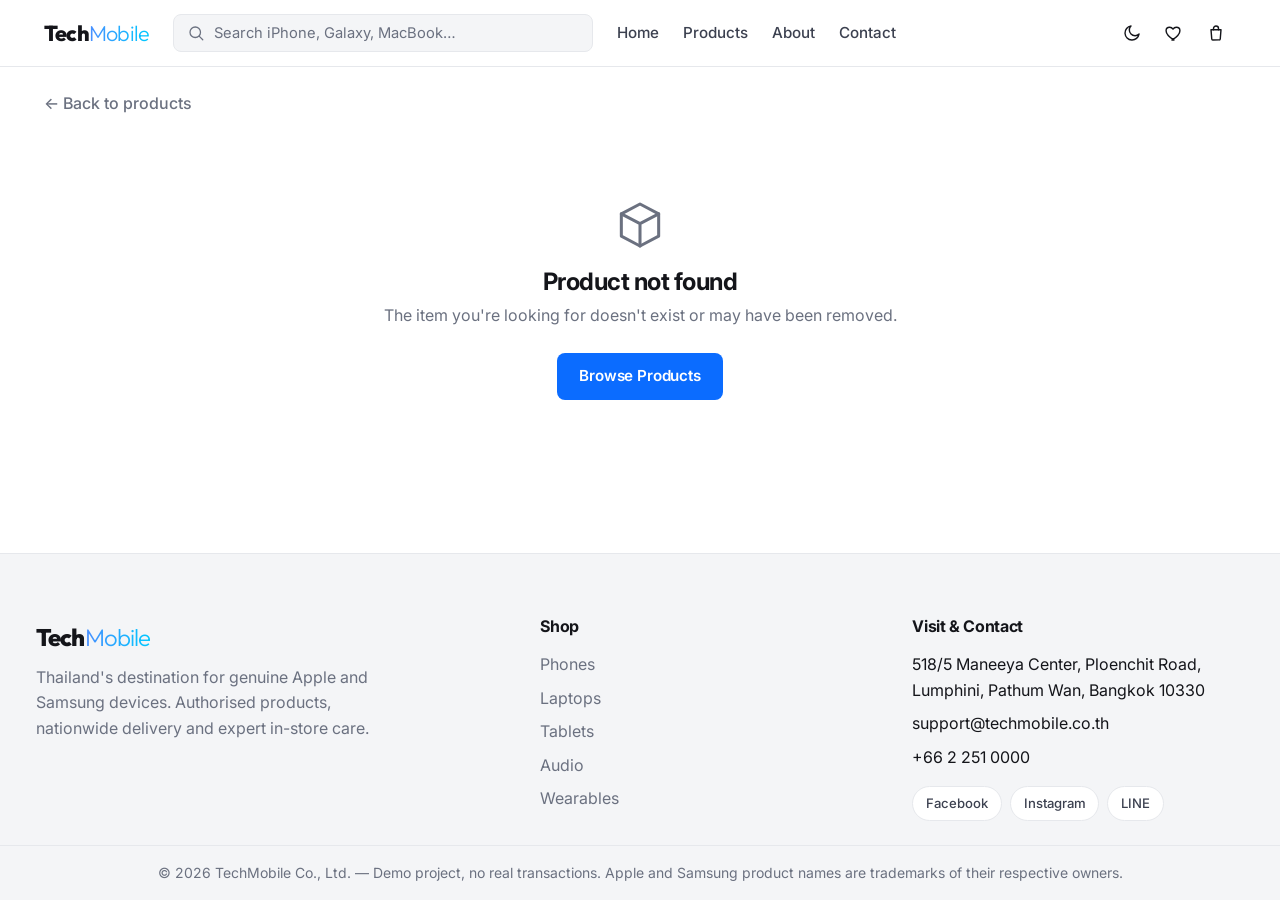
<file: product-detail.html>
<!DOCTYPE html>
<html lang="en">
<head>
  <meta charset="UTF-8">
  <meta name="viewport" content="width=device-width, initial-scale=1.0">
  <title>Product — TechMobile</title>
  <meta name="description" content="Product details — TechMobile electronics store.">

  <link href="https://fonts.googleapis.com/css2?family=Inter:wght@400;500;600;700;800&family=Outfit:wght@300;400;700;900&family=JetBrains+Mono:wght@500;600&display=swap" rel="stylesheet">

  <link rel="icon" href="assets/favicon.svg" type="image/svg+xml">
  <link rel="stylesheet" href="css/variables.css">
  <link rel="stylesheet" href="css/base.css">
  <link rel="stylesheet" href="css/navbar.css">
  <link rel="stylesheet" href="css/detail.css">
  <link rel="stylesheet" href="css/products.css">
  <link rel="stylesheet" href="css/footer.css">
</head>
<body>
  <script>
    if (localStorage.getItem('techmobile_theme') === 'dark') {
      document.documentElement.setAttribute('data-theme', 'dark');
    }
  </script>

  <a class="skip-link" href="#main">Skip to content</a>

  <header class="navbar">
    <div class="nav-inner">
      <a href="index.html" class="nav-logo">Tech<span class="logo-accent">Mobile</span></a>

      <div class="nav-search">
        <svg class="ic-svg search-icon" viewBox="0 0 24 24" aria-hidden="true"><circle cx="11" cy="11" r="7"/><line x1="16.5" y1="16.5" x2="21" y2="21"/></svg>
        <input type="search" class="search-input" placeholder="Search iPhone, Galaxy, MacBook…" aria-label="Search products">
      </div>

      <nav class="nav-links" aria-label="Primary">
        <a href="index.html">Home</a>
        <a href="products.html">Products</a>
        <a href="about.html">About</a>
        <a href="contact.html">Contact</a>
      </nav>

      <div class="nav-actions">
        <button class="icon-btn theme-toggle" aria-pressed="false" aria-label="Switch to dark mode">
          <span class="theme-icon" aria-hidden="true"></span>
        </button>
        <a href="wishlist.html" class="icon-btn" aria-label="Wishlist">
          <svg class="ic-svg" viewBox="0 0 24 24" aria-hidden="true"><path d="M12 20.5C5 16 2.5 12.6 2.5 9.2 2.5 6.6 4.6 5 6.8 5c1.7 0 3.2 1 4 2.3.8-1.3 2.3-2.3 4-2.3 2.2 0 4.3 1.6 4.3 4.2 0 3.4-2.5 6.8-9.5 11.3z"/></svg>
          <span class="nav-badge wish-badge hidden" aria-live="polite">0</span>
        </a>
        <a href="cart.html" class="icon-btn" aria-label="Cart">
          <svg class="ic-svg" viewBox="0 0 24 24" aria-hidden="true"><path d="M6 8h12l-.9 11.2a1.2 1.2 0 0 1-1.2 1.1H8.1a1.2 1.2 0 0 1-1.2-1.1L6 8z"/><path d="M9 8V6.5a3 3 0 0 1 6 0V8"/></svg>
          <span class="nav-badge cart-badge hidden" aria-live="polite">0</span>
        </a>
        <button class="nav-toggle" aria-label="Toggle menu" aria-expanded="false">
          <svg class="ic-svg" viewBox="0 0 24 24" aria-hidden="true"><line x1="3" y1="7" x2="21" y2="7"/><line x1="3" y1="12" x2="21" y2="12"/><line x1="3" y1="17" x2="21" y2="17"/></svg>
        </button>
      </div>
    </div>
  </header>

  <main id="main" class="container">
    <a href="products.html" class="detail-back">← Back to products</a>
    <div id="detail-root"><!-- JS injects product detail --></div>
  </main>

  <footer class="footer">
    <div class="footer-inner">
      <div class="footer-brand">
        <a href="index.html" class="nav-logo">Tech<span class="logo-accent">Mobile</span></a>
        <p>Thailand's destination for genuine Apple and Samsung devices. Authorised products, nationwide delivery and expert in-store care.</p>
      </div>
      <div class="footer-col">
        <h4>Shop</h4>
        <ul>
          <li><a href="products.html?category=phones">Phones</a></li>
          <li><a href="products.html?category=laptops">Laptops</a></li>
          <li><a href="products.html?category=tablets">Tablets</a></li>
          <li><a href="products.html?category=audio">Audio</a></li>
          <li><a href="products.html?category=wearables">Wearables</a></li>
        </ul>
      </div>
      <div class="footer-col">
        <h4>Visit &amp; Contact</h4>
        <ul>
          <li>518/5 Maneeya Center, Ploenchit Road,<br>Lumphini, Pathum Wan, Bangkok 10330</li>
          <li>support@techmobile.co.th</li>
          <li>+66 2 251 0000</li>
        </ul>
        <div class="footer-social">
          <a href="#">Facebook</a>
          <a href="#">Instagram</a>
          <a href="#">LINE</a>
        </div>
      </div>
    </div>
    <div class="footer-bottom">&copy; 2026 TechMobile Co., Ltd. &mdash; Demo project, no real transactions. Apple and Samsung product names are trademarks of their respective owners.</div>
  </footer>

  <script type="module" src="js/detail.js"></script>
</body>
</html>
</file>
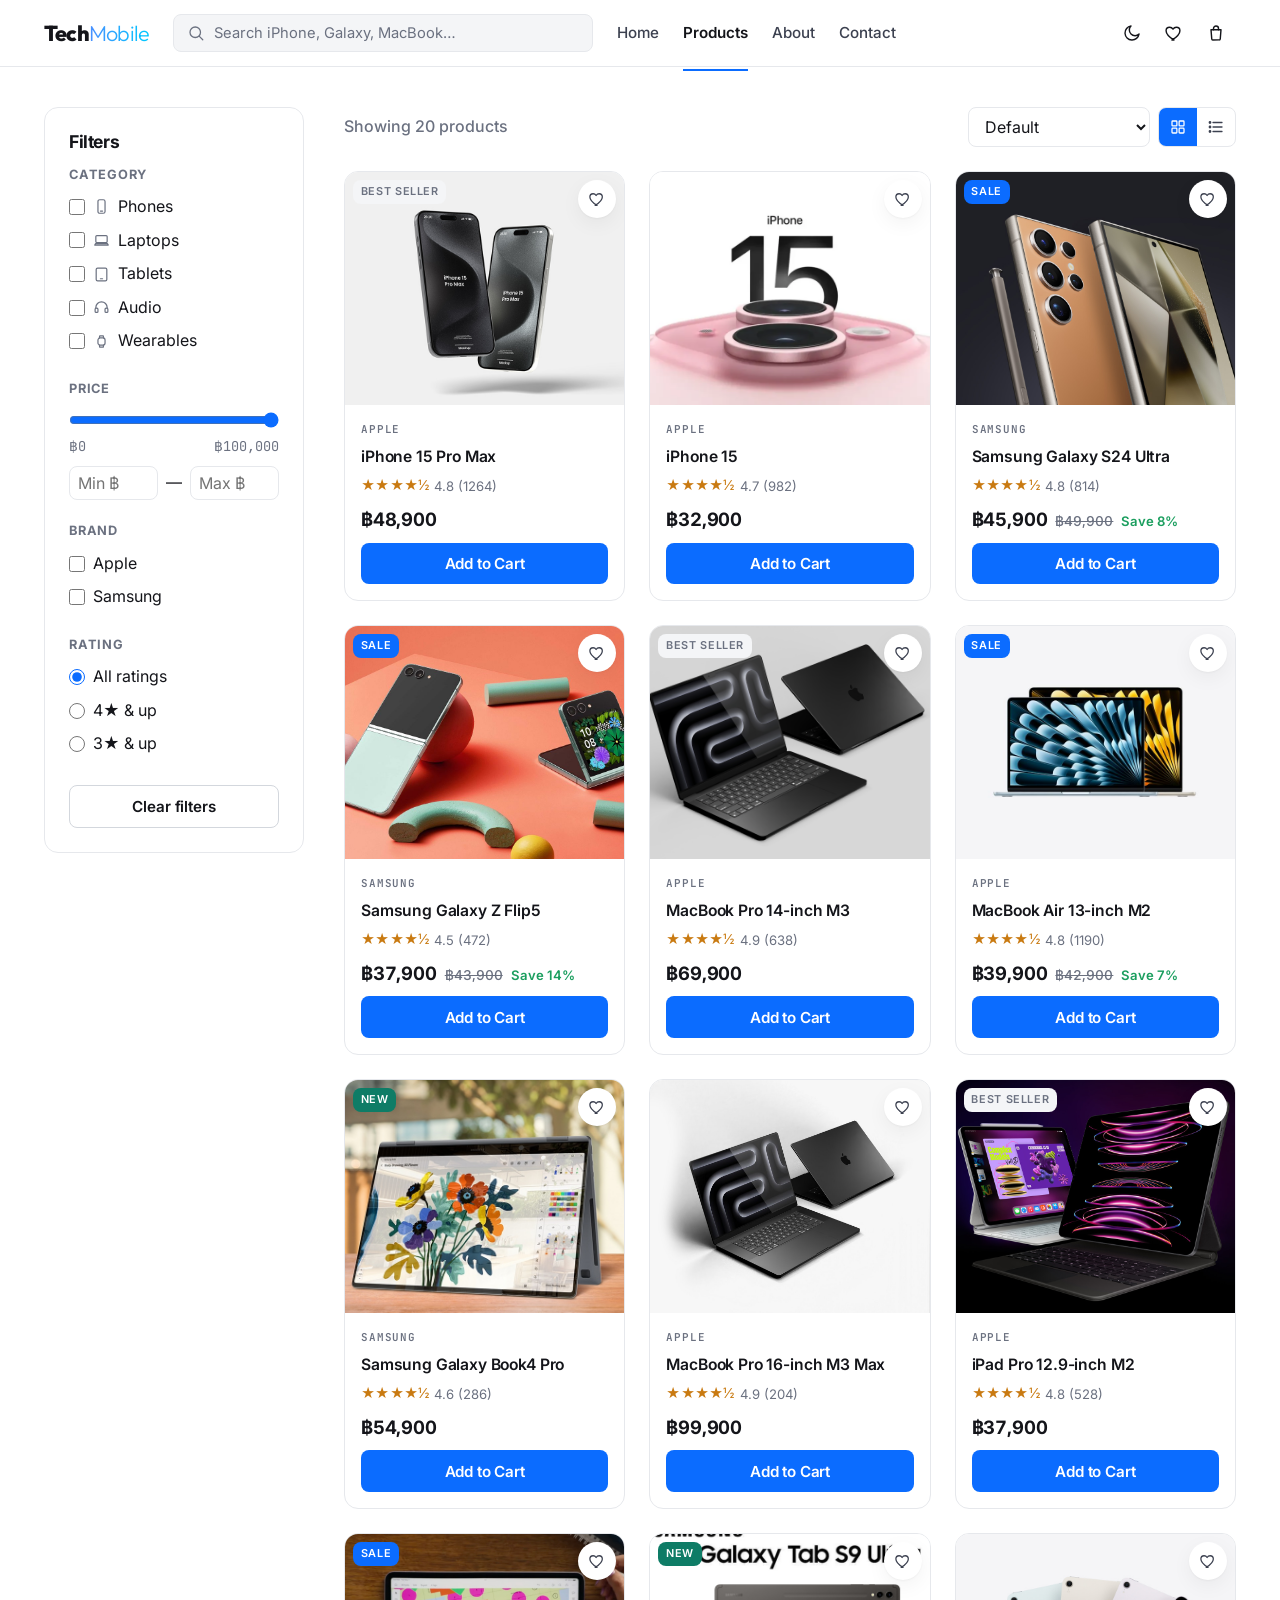
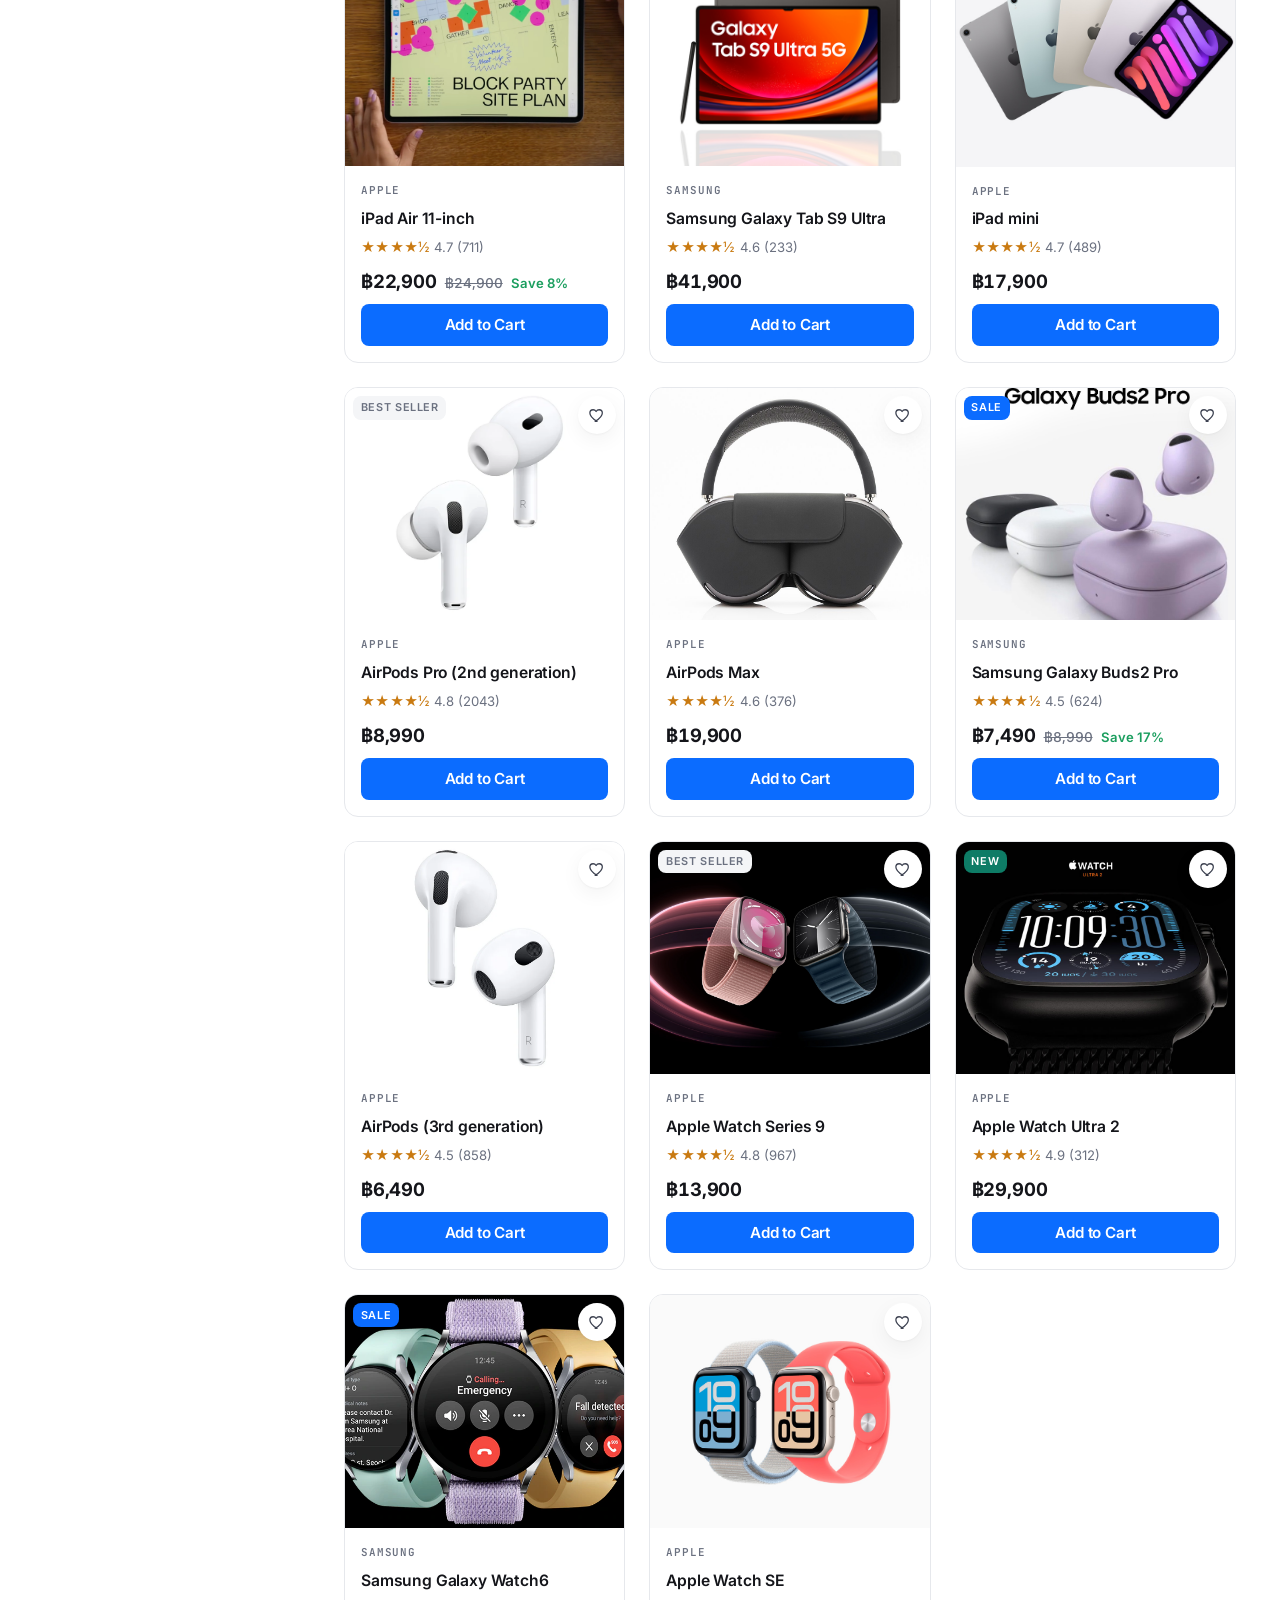
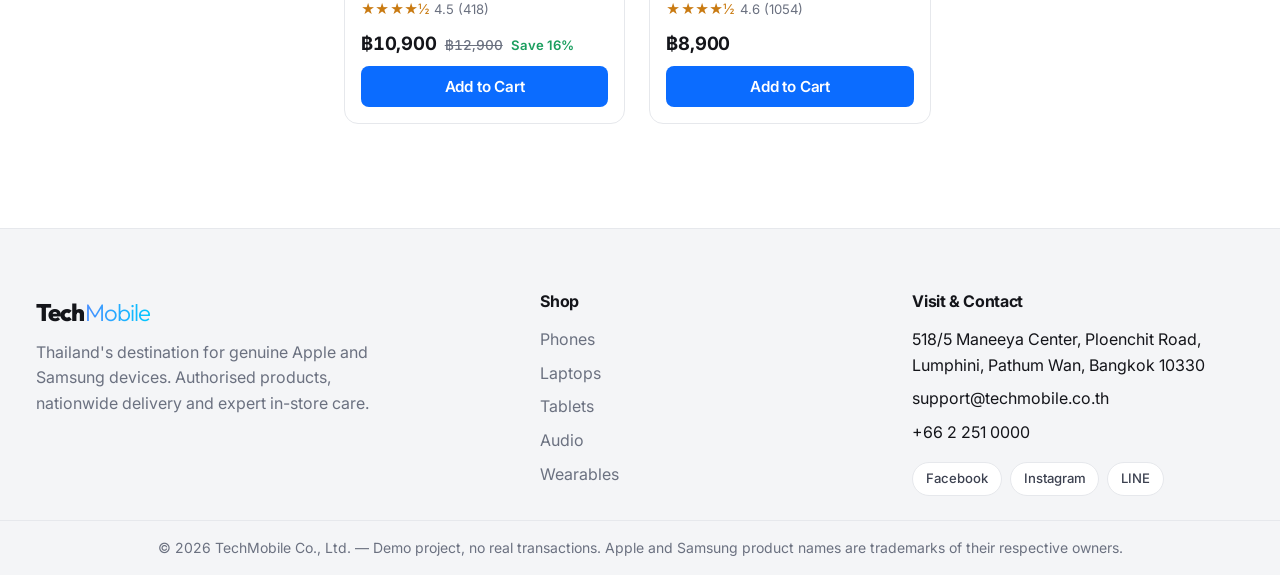
<file: products.html>
<!DOCTYPE html>
<html lang="en">
<head>
  <meta charset="UTF-8">
  <meta name="viewport" content="width=device-width, initial-scale=1.0">
  <title>Products — TechMobile</title>
  <meta name="description" content="Browse TechMobile's full range of electronics. Filter by category, price and rating.">

  <link href="https://fonts.googleapis.com/css2?family=Inter:wght@400;500;600;700;800&family=Outfit:wght@300;400;700;900&family=JetBrains+Mono:wght@500;600&display=swap" rel="stylesheet">

  <link rel="icon" href="assets/favicon.svg" type="image/svg+xml">
  <link rel="stylesheet" href="css/variables.css">
  <link rel="stylesheet" href="css/base.css">
  <link rel="stylesheet" href="css/navbar.css">
  <link rel="stylesheet" href="css/products.css">
  <link rel="stylesheet" href="css/footer.css">
</head>
<body>
  <script>
    if (localStorage.getItem('techmobile_theme') === 'dark') {
      document.documentElement.setAttribute('data-theme', 'dark');
    }
  </script>

  <a class="skip-link" href="#main">Skip to content</a>

  <header class="navbar">
    <div class="nav-inner">
      <a href="index.html" class="nav-logo">Tech<span class="logo-accent">Mobile</span></a>

      <div class="nav-search">
        <svg class="ic-svg search-icon" viewBox="0 0 24 24" aria-hidden="true"><circle cx="11" cy="11" r="7"/><line x1="16.5" y1="16.5" x2="21" y2="21"/></svg>
        <input type="search" class="search-input" placeholder="Search iPhone, Galaxy, MacBook…" aria-label="Search products">
      </div>

      <nav class="nav-links" aria-label="Primary">
        <a href="index.html">Home</a>
        <a href="products.html">Products</a>
        <a href="about.html">About</a>
        <a href="contact.html">Contact</a>
      </nav>

      <div class="nav-actions">
        <button class="icon-btn theme-toggle" aria-pressed="false" aria-label="Switch to dark mode">
          <span class="theme-icon" aria-hidden="true"></span>
        </button>
        <a href="wishlist.html" class="icon-btn" aria-label="Wishlist">
          <svg class="ic-svg" viewBox="0 0 24 24" aria-hidden="true"><path d="M12 20.5C5 16 2.5 12.6 2.5 9.2 2.5 6.6 4.6 5 6.8 5c1.7 0 3.2 1 4 2.3.8-1.3 2.3-2.3 4-2.3 2.2 0 4.3 1.6 4.3 4.2 0 3.4-2.5 6.8-9.5 11.3z"/></svg>
          <span class="nav-badge wish-badge hidden" aria-live="polite">0</span>
        </a>
        <a href="cart.html" class="icon-btn" aria-label="Cart">
          <svg class="ic-svg" viewBox="0 0 24 24" aria-hidden="true"><path d="M6 8h12l-.9 11.2a1.2 1.2 0 0 1-1.2 1.1H8.1a1.2 1.2 0 0 1-1.2-1.1L6 8z"/><path d="M9 8V6.5a3 3 0 0 1 6 0V8"/></svg>
          <span class="nav-badge cart-badge hidden" aria-live="polite">0</span>
        </a>
        <button class="nav-toggle" aria-label="Toggle menu" aria-expanded="false">
          <svg class="ic-svg" viewBox="0 0 24 24" aria-hidden="true"><line x1="3" y1="7" x2="21" y2="7"/><line x1="3" y1="12" x2="21" y2="12"/><line x1="3" y1="17" x2="21" y2="17"/></svg>
        </button>
      </div>
    </div>
  </header>

  <main id="main" class="container">
    <div class="shop-layout">
      <!-- ============ FILTER SIDEBAR ============ -->
      <aside class="filters" id="filters" aria-label="Product filters">
        <h3>Filters</h3>

        <div class="filter-group">
          <h4>Category</h4>
          <div id="category-filters"><!-- JS injects checkboxes --></div>
        </div>

        <div class="filter-group">
          <h4>Price</h4>
          <input type="range" class="range-slider" id="price-range" min="0" max="100000" step="1000" value="100000">
          <div class="range-value"><span>฿0</span><span id="range-max-label">฿100,000</span></div>
          <div class="price-inputs">
            <input type="number" id="min-price" placeholder="Min ฿" min="0" aria-label="Minimum price">
            <span>—</span>
            <input type="number" id="max-price" placeholder="Max ฿" min="0" aria-label="Maximum price">
          </div>
        </div>

        <div class="filter-group">
          <h4>Brand</h4>
          <label class="filter-option"><input type="checkbox" value="Apple" data-brand> Apple</label>
          <label class="filter-option"><input type="checkbox" value="Samsung" data-brand> Samsung</label>
        </div>

        <div class="filter-group">
          <h4>Rating</h4>
          <label class="filter-option"><input type="radio" name="rating" value="0" checked> All ratings</label>
          <label class="filter-option"><input type="radio" name="rating" value="4"> 4★ &amp; up</label>
          <label class="filter-option"><input type="radio" name="rating" value="3"> 3★ &amp; up</label>
        </div>

        <button class="btn btn-outline btn-block" id="clear-filters">Clear filters</button>
      </aside>

      <!-- ============ MAIN AREA ============ -->
      <section>
        <div class="shop-toolbar">
          <div class="flex items-center gap-md">
            <button class="btn btn-outline filter-drawer-btn" id="open-filters">
              <svg class="ic-svg" viewBox="0 0 24 24" aria-hidden="true"><line x1="4" y1="7" x2="20" y2="7"/><line x1="4" y1="12" x2="20" y2="12"/><line x1="4" y1="17" x2="20" y2="17"/><circle cx="9" cy="7" r="2"/><circle cx="15" cy="12" r="2"/><circle cx="8" cy="17" r="2"/></svg>
              Filters
            </button>
            <span class="result-count" id="result-count">Showing 0 products</span>
          </div>
          <div class="toolbar-controls">
            <label for="sort-select" class="sr-only">Sort products</label>
            <select class="sort-select" id="sort-select">
              <option value="default">Default</option>
              <option value="price-asc">Price: Low to High</option>
              <option value="price-desc">Price: High to Low</option>
              <option value="rating">Rating</option>
              <option value="newest">Newest</option>
            </select>
            <div class="view-toggle" role="group" aria-label="View mode">
              <button id="grid-view" class="active" aria-label="Grid view" aria-pressed="true"><svg class="ic-svg" viewBox="0 0 24 24" aria-hidden="true"><rect x="4" y="4" width="6.5" height="6.5" rx="1"/><rect x="13.5" y="4" width="6.5" height="6.5" rx="1"/><rect x="4" y="13.5" width="6.5" height="6.5" rx="1"/><rect x="13.5" y="13.5" width="6.5" height="6.5" rx="1"/></svg></button>
              <button id="list-view" aria-label="List view" aria-pressed="false"><svg class="ic-svg" viewBox="0 0 24 24" aria-hidden="true"><line x1="8" y1="6" x2="20" y2="6"/><line x1="8" y1="12" x2="20" y2="12"/><line x1="8" y1="18" x2="20" y2="18"/><circle cx="4" cy="6" r="1"/><circle cx="4" cy="12" r="1"/><circle cx="4" cy="18" r="1"/></svg></button>
            </div>
          </div>
        </div>

        <div class="product-grid" id="product-grid"><!-- JS injects cards --></div>

        <div class="empty-state hidden" id="empty-state">
          <div class="empty-icon"><svg class="ic-svg" viewBox="0 0 24 24" aria-hidden="true"><circle cx="11" cy="11" r="7"/><line x1="16.5" y1="16.5" x2="21" y2="21"/></svg></div>
          <h2>No products found</h2>
          <p>Try adjusting your filters or search terms.</p>
          <button class="btn btn-primary" id="clear-filters-empty">Clear filters</button>
        </div>
      </section>
    </div>
  </main>

  <footer class="footer">
    <div class="footer-inner">
      <div class="footer-brand">
        <a href="index.html" class="nav-logo">Tech<span class="logo-accent">Mobile</span></a>
        <p>Thailand's destination for genuine Apple and Samsung devices. Authorised products, nationwide delivery and expert in-store care.</p>
      </div>
      <div class="footer-col">
        <h4>Shop</h4>
        <ul>
          <li><a href="products.html?category=phones">Phones</a></li>
          <li><a href="products.html?category=laptops">Laptops</a></li>
          <li><a href="products.html?category=tablets">Tablets</a></li>
          <li><a href="products.html?category=audio">Audio</a></li>
          <li><a href="products.html?category=wearables">Wearables</a></li>
        </ul>
      </div>
      <div class="footer-col">
        <h4>Visit &amp; Contact</h4>
        <ul>
          <li>518/5 Maneeya Center, Ploenchit Road,<br>Lumphini, Pathum Wan, Bangkok 10330</li>
          <li>support@techmobile.co.th</li>
          <li>+66 2 251 0000</li>
        </ul>
        <div class="footer-social">
          <a href="#">Facebook</a>
          <a href="#">Instagram</a>
          <a href="#">LINE</a>
        </div>
      </div>
    </div>
    <div class="footer-bottom">&copy; 2026 TechMobile Co., Ltd. &mdash; Demo project, no real transactions. Apple and Samsung product names are trademarks of their respective owners.</div>
  </footer>

  <script type="module" src="js/products.js"></script>
</body>
</html>
</file>
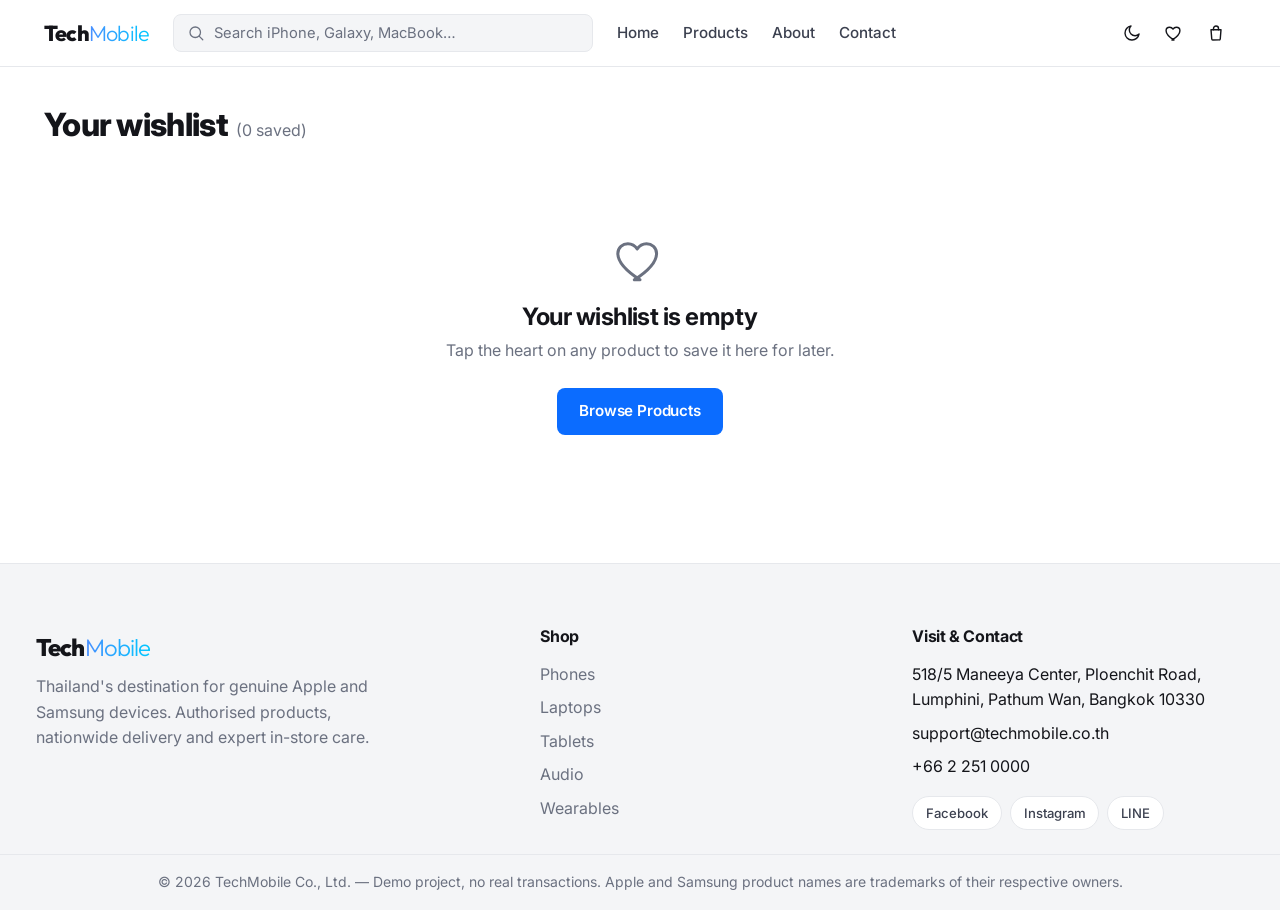
<file: wishlist.html>
<!DOCTYPE html>
<html lang="en">
<head>
  <meta charset="UTF-8">
  <meta name="viewport" content="width=device-width, initial-scale=1.0">
  <title>Wishlist — TechMobile</title>
  <meta name="description" content="Your saved devices — TechMobile.">

  <link href="https://fonts.googleapis.com/css2?family=Inter:wght@400;500;600;700;800&family=Outfit:wght@300;400;700;900&family=JetBrains+Mono:wght@500;600&display=swap" rel="stylesheet">

  <link rel="icon" href="assets/favicon.svg" type="image/svg+xml">
  <link rel="stylesheet" href="css/variables.css">
  <link rel="stylesheet" href="css/base.css">
  <link rel="stylesheet" href="css/navbar.css">
  <link rel="stylesheet" href="css/products.css">
  <link rel="stylesheet" href="css/footer.css">
</head>
<body>
  <script>
    if (localStorage.getItem('techmobile_theme') === 'dark') {
      document.documentElement.setAttribute('data-theme', 'dark');
    }
  </script>

  <a class="skip-link" href="#main">Skip to content</a>

  <header class="navbar">
    <div class="nav-inner">
      <a href="index.html" class="nav-logo">Tech<span class="logo-accent">Mobile</span></a>

      <div class="nav-search">
        <svg class="ic-svg search-icon" viewBox="0 0 24 24" aria-hidden="true"><circle cx="11" cy="11" r="7"/><line x1="16.5" y1="16.5" x2="21" y2="21"/></svg>
        <input type="search" class="search-input" placeholder="Search iPhone, Galaxy, MacBook…" aria-label="Search products">
      </div>

      <nav class="nav-links" aria-label="Primary">
        <a href="index.html">Home</a>
        <a href="products.html">Products</a>
        <a href="about.html">About</a>
        <a href="contact.html">Contact</a>
      </nav>

      <div class="nav-actions">
        <button class="icon-btn theme-toggle" aria-pressed="false" aria-label="Switch to dark mode">
          <span class="theme-icon" aria-hidden="true"></span>
        </button>
        <a href="wishlist.html" class="icon-btn" aria-label="Wishlist">
          <svg class="ic-svg" viewBox="0 0 24 24" aria-hidden="true"><path d="M12 20.5C5 16 2.5 12.6 2.5 9.2 2.5 6.6 4.6 5 6.8 5c1.7 0 3.2 1 4 2.3.8-1.3 2.3-2.3 4-2.3 2.2 0 4.3 1.6 4.3 4.2 0 3.4-2.5 6.8-9.5 11.3z"/></svg>
          <span class="nav-badge wish-badge hidden" aria-live="polite">0</span>
        </a>
        <a href="cart.html" class="icon-btn" aria-label="Cart">
          <svg class="ic-svg" viewBox="0 0 24 24" aria-hidden="true"><path d="M6 8h12l-.9 11.2a1.2 1.2 0 0 1-1.2 1.1H8.1a1.2 1.2 0 0 1-1.2-1.1L6 8z"/><path d="M9 8V6.5a3 3 0 0 1 6 0V8"/></svg>
          <span class="nav-badge cart-badge hidden" aria-live="polite">0</span>
        </a>
        <button class="nav-toggle" aria-label="Toggle menu" aria-expanded="false">
          <svg class="ic-svg" viewBox="0 0 24 24" aria-hidden="true"><line x1="3" y1="7" x2="21" y2="7"/><line x1="3" y1="12" x2="21" y2="12"/><line x1="3" y1="17" x2="21" y2="17"/></svg>
        </button>
      </div>
    </div>
  </header>

  <main id="main" class="container">
    <div class="cart-head" style="display:flex;align-items:baseline;gap:var(--space-sm);margin-block:var(--space-xl) var(--space-lg)">
      <h1>Your wishlist</h1>
      <span class="count text-muted" id="wish-count-label">(0 saved)</span>
    </div>
    <div id="wishlist-root"><!-- JS injects grid / empty state --></div>
  </main>

  <footer class="footer">
    <div class="footer-inner">
      <div class="footer-brand">
        <a href="index.html" class="nav-logo">Tech<span class="logo-accent">Mobile</span></a>
        <p>Thailand's destination for genuine Apple and Samsung devices. Authorised products, nationwide delivery and expert in-store care.</p>
      </div>
      <div class="footer-col">
        <h4>Shop</h4>
        <ul>
          <li><a href="products.html?category=phones">Phones</a></li>
          <li><a href="products.html?category=laptops">Laptops</a></li>
          <li><a href="products.html?category=tablets">Tablets</a></li>
          <li><a href="products.html?category=audio">Audio</a></li>
          <li><a href="products.html?category=wearables">Wearables</a></li>
        </ul>
      </div>
      <div class="footer-col">
        <h4>Visit &amp; Contact</h4>
        <ul>
          <li>518/5 Maneeya Center, Ploenchit Road,<br>Lumphini, Pathum Wan, Bangkok 10330</li>
          <li>support@techmobile.co.th</li>
          <li>+66 2 251 0000</li>
        </ul>
        <div class="footer-social">
          <a href="#">Facebook</a>
          <a href="#">Instagram</a>
          <a href="#">LINE</a>
        </div>
      </div>
    </div>
    <div class="footer-bottom">&copy; 2026 TechMobile Co., Ltd. &mdash; Demo project, no real transactions. Apple and Samsung product names are trademarks of their respective owners.</div>
  </footer>

  <script type="module" src="js/wishlist-page.js"></script>
</body>
</html>
</file>
<file: css/variables.css>
/* ============================================================
   variables.css — Design tokens for TechMobile
   Refined, premium palette (Apple/Samsung retailer feel)
   ============================================================ */

:root {
  /* Brand — a confident, engineered blue */
  --color-primary:       #0B6CFF;   /* primary actions */
  --color-primary-dark:  #0A57CC;   /* hover */
  --color-accent:        #0E7C66;   /* subtle teal — links, small accents */
  --color-accent-dark:   #0A5E4D;

  /* Backgrounds */
  --color-bg:            #FFFFFF;
  --color-bg-secondary:  #F4F5F7;
  --color-bg-card:       #FFFFFF;
  --color-bg-tint:       #F8F9FB;

  /* Text */
  --color-text-primary:  #14151A;
  --color-text-secondary:#3C4150;
  --color-text-muted:    #6B7180;
  --color-text-inverse:  #FFFFFF;

  /* UI */
  --color-border:        #E6E8EC;
  --color-border-strong: #D3D7DD;
  --color-success:       #1A9E5E;
  --color-danger:        #D93636;
  --color-warning:       #C97A11;

  /* Spacing scale */
  --space-xs:   4px;
  --space-sm:   8px;
  --space-md:   16px;
  --space-lg:   24px;
  --space-xl:   40px;
  --space-2xl:  64px;

  /* Border radius — moderate, premium (not pill-everything) */
  --radius-sm:   8px;
  --radius-md:   14px;
  --radius-lg:   22px;
  --radius-pill: 999px;

  /* Shadows — soft and restrained */
  --shadow-card:   0 1px 2px rgba(20,21,26,0.04), 0 6px 20px rgba(20,21,26,0.05);
  --shadow-hover:  0 6px 16px rgba(20,21,26,0.08), 0 18px 44px rgba(20,21,26,0.10);
  --shadow-soft:   0 1px 3px rgba(20,21,26,0.06);

  /* Transitions */
  --transition:  0.22s cubic-bezier(0.4, 0, 0.2, 1);

  /* Typography */
  --font-display: 'Inter', -apple-system, BlinkMacSystemFont, sans-serif;
  --font-body:    'Inter', -apple-system, BlinkMacSystemFont, sans-serif;
  --font-mono:    'JetBrains Mono', ui-monospace, monospace;
  --font-logo:    'Outfit', 'Inter', sans-serif;

  /* Brand wordmark gradient */
  --logo-gradient: linear-gradient(90deg, #4a8fff, #00c8ff);

  /* Layout */
  --max-width:     1240px;
  --navbar-height: 66px;
}

/* Dark mode overrides */
[data-theme="dark"] {
  --color-bg:            #0C0D12;
  --color-bg-secondary:  #15171F;
  --color-bg-card:       #16181F;
  --color-bg-tint:       #14161D;
  --color-text-primary:  #F2F3F5;
  --color-text-secondary:#C2C7D0;
  --color-text-muted:    #8A909E;
  --color-border:        #262932;
  --color-border-strong: #353945;
  --color-primary:       #4D93FF;
  --color-primary-dark:  #3B82F6;
  --color-accent:        #3FB89B;
  --shadow-card:         0 1px 2px rgba(0,0,0,0.3), 0 8px 24px rgba(0,0,0,0.35);
  --shadow-hover:        0 10px 30px rgba(0,0,0,0.45);
  --shadow-soft:         0 1px 3px rgba(0,0,0,0.4);
}
</file>
<file: css/base.css>
/* ============================================================
   base.css — Reset, typography, layout primitives, helpers
   ============================================================ */

*,
*::before,
*::after {
  box-sizing: border-box;
  margin: 0;
  padding: 0;
}

html {
  scroll-behavior: smooth;
  -webkit-text-size-adjust: 100%;
}

body {
  font-family: var(--font-body);
  font-size: 16px;
  line-height: 1.6;
  color: var(--color-text-primary);
  background-color: var(--color-bg);
  -webkit-font-smoothing: antialiased;
  text-rendering: optimizeLegibility;
  transition: background-color var(--transition), color var(--transition);
  min-height: 100vh;
  display: flex;
  flex-direction: column;
}

main { flex: 1 0 auto; width: 100%; }

img { max-width: 100%; display: block; }
a { color: inherit; text-decoration: none; }
ul { list-style: none; }

button {
  font-family: inherit;
  cursor: pointer;
  border: none;
  background: none;
  color: inherit;
}

input, select, textarea {
  font-family: inherit;
  font-size: 1rem;
  color: var(--color-text-primary);
  background-color: var(--color-bg-card);
}

h1, h2, h3, h4 {
  font-family: var(--font-display);
  font-weight: 700;
  line-height: 1.12;
  letter-spacing: -0.022em;
  color: var(--color-text-primary);
}
h1 { font-weight: 800; }

/* ---- SVG icons ---- */
.ic-svg {
  width: 20px;
  height: 20px;
  fill: none;
  stroke: currentColor;
  stroke-width: 1.7;
  stroke-linecap: round;
  stroke-linejoin: round;
  flex-shrink: 0;
}

/* ---- Helpers ---- */
.text-muted { color: var(--color-text-muted); }
.mono       { font-family: var(--font-mono); }

.container {
  width: 100%;
  max-width: var(--max-width);
  margin-inline: auto;
  padding-inline: var(--space-lg);
}
.section { padding-block: var(--space-2xl); }
.section-title { font-size: clamp(1.6rem, 4vw, 2.3rem); margin-bottom: var(--space-lg); }

/* ---- Buttons ---- */
.btn {
  display: inline-flex;
  align-items: center;
  justify-content: center;
  gap: var(--space-sm);
  font-weight: 600;
  font-size: 0.95rem;
  letter-spacing: -0.01em;
  padding: 0.7rem 1.4rem;
  border-radius: var(--radius-sm);
  transition: background-color var(--transition), box-shadow var(--transition),
              color var(--transition), border-color var(--transition), transform var(--transition);
  white-space: nowrap;
}
.btn:active { transform: translateY(1px); }

.btn-primary { background-color: var(--color-primary); color: #fff; }
.btn-primary:hover { background-color: var(--color-primary-dark); }

.btn-accent { background-color: var(--color-accent); color: #fff; }
.btn-accent:hover { background-color: var(--color-accent-dark); }

.btn-outline {
  border: 1px solid var(--color-border-strong);
  background-color: transparent;
  color: var(--color-text-primary);
}
.btn-outline:hover { border-color: var(--color-text-primary); }

.btn-block { width: 100%; }
.btn-lg { padding: 0.85rem 1.7rem; font-size: 1rem; }

/* ---- Badge / pill ---- */
.pill {
  font-size: 0.68rem;
  font-weight: 600;
  text-transform: uppercase;
  letter-spacing: 0.06em;
  padding: 0.3em 0.7em;
  border-radius: var(--radius-sm);
}
.pill-primary { background: var(--color-primary); color: #fff; }
.pill-accent  { background: var(--color-accent);  color: #fff; }
.pill-success { background: var(--color-success); color: #fff; }
.pill-muted   { background: var(--color-bg-secondary); color: var(--color-text-muted); }

/* ---- Accessibility ---- */
:focus-visible {
  outline: 2px solid var(--color-primary);
  outline-offset: 2px;
  border-radius: var(--radius-sm);
}
.sr-only {
  position: absolute;
  width: 1px; height: 1px;
  padding: 0; margin: -1px;
  overflow: hidden;
  clip: rect(0,0,0,0);
  white-space: nowrap;
  border: 0;
}
.skip-link {
  position: absolute;
  left: -999px; top: 0;
  z-index: 1000;
  background: var(--color-primary);
  color: #fff;
  padding: var(--space-sm) var(--space-md);
  border-radius: 0 0 var(--radius-sm) 0;
}
.skip-link:focus { left: 0; }

/* ---- Star rating ---- */
.stars { color: var(--color-warning); font-size: 0.85rem; letter-spacing: 0.02em; }

/* ---- Price ---- */
.price {
  font-weight: 700;
  font-variant-numeric: tabular-nums;
  letter-spacing: -0.01em;
  color: var(--color-text-primary);
}
.price-original {
  font-variant-numeric: tabular-nums;
  color: var(--color-text-muted);
  text-decoration: line-through;
  font-size: 0.85em;
  font-weight: 500;
}
.discount {
  color: var(--color-success);
  font-weight: 600;
  font-size: 0.82em;
}

/* ---- Utility ---- */
.flex { display: flex; }
.items-center { align-items: center; }
.gap-sm { gap: var(--space-sm); }
.gap-md { gap: var(--space-md); }
.hidden { display: none !important; }
.eyebrow {
  font-size: 0.78rem;
  font-weight: 600;
  letter-spacing: 0.09em;
  text-transform: uppercase;
  color: var(--color-accent);
}

/* ---- Empty state ---- */
.empty-state {
  text-align: center;
  padding: var(--space-2xl) var(--space-md);
}
.empty-state .empty-icon {
  width: 56px; height: 56px;
  margin: 0 auto var(--space-md);
  color: var(--color-text-muted);
}
.empty-state .empty-icon .ic-svg { width: 56px; height: 56px; stroke-width: 1.3; }
.empty-state h2 { margin-bottom: var(--space-sm); }
.empty-state p { color: var(--color-text-muted); margin-bottom: var(--space-lg); }

/* ---- Toast ---- */
.toast {
  position: fixed;
  bottom: var(--space-lg);
  left: 50%;
  transform: translateX(-50%) translateY(140%);
  background: var(--color-text-primary);
  color: var(--color-bg);
  padding: 0.7rem 1.2rem;
  border-radius: var(--radius-sm);
  box-shadow: var(--shadow-hover);
  z-index: 2000;
  opacity: 0;
  transition: transform var(--transition), opacity var(--transition);
  font-weight: 500;
  font-size: 0.9rem;
}
.toast.show { transform: translateX(-50%) translateY(0); opacity: 1; }
</file>
<file: css/navbar.css>
/* ============================================================
   navbar.css — Sticky nav, search, badges, theme toggle, mobile
   ============================================================ */

.navbar {
  position: sticky;
  top: 0;
  z-index: 100;
  background: color-mix(in srgb, var(--color-bg) 86%, transparent);
  backdrop-filter: saturate(180%) blur(14px);
  -webkit-backdrop-filter: saturate(180%) blur(14px);
  border-bottom: 1px solid var(--color-border);
  transition: border-color var(--transition);
}

.nav-inner {
  max-width: var(--max-width);
  margin-inline: auto;
  min-height: var(--navbar-height);
  padding-inline: var(--space-lg);
  display: flex;
  align-items: center;
  gap: var(--space-lg);
}

/* Logo */
.nav-logo {
  font-family: var(--font-logo);
  font-weight: 800;
  font-size: 1.35rem;
  letter-spacing: -0.035em;
  color: var(--color-text-primary);
  white-space: nowrap;
}
.nav-logo .logo-accent {
  font-weight: 300;
  background: var(--logo-gradient);
  -webkit-background-clip: text;
  background-clip: text;
  -webkit-text-fill-color: transparent;
  color: transparent;
}

/* Search */
.nav-search {
  flex: 1;
  max-width: 420px;
  position: relative;
  display: flex;
  align-items: center;
}
.nav-search .search-icon {
  position: absolute;
  left: 0.85rem;
  width: 18px; height: 18px;
  color: var(--color-text-muted);
  pointer-events: none;
}
.search-input {
  width: 100%;
  padding: 0.55rem 1rem 0.55rem 2.5rem;
  border: 1px solid var(--color-border);
  border-radius: var(--radius-sm);
  background: var(--color-bg-secondary);
  font-size: 0.92rem;
  transition: border-color var(--transition), background var(--transition);
}
.search-input::placeholder { color: var(--color-text-muted); }
.search-input:focus {
  border-color: var(--color-primary);
  background: var(--color-bg-card);
  outline: none;
}

/* Links */
.nav-links {
  display: flex;
  align-items: center;
  gap: var(--space-lg);
}
.nav-links a {
  font-weight: 500;
  font-size: 0.95rem;
  color: var(--color-text-secondary);
  position: relative;
  padding-block: 4px;
  transition: color var(--transition);
}
.nav-links a:hover { color: var(--color-text-primary); }
.nav-links a.active { color: var(--color-text-primary); font-weight: 600; }
.nav-links a.active::after {
  content: "";
  position: absolute;
  left: 0; right: 0; bottom: -22px;
  height: 2px;
  background: var(--color-primary);
}

/* Action icons */
.nav-actions {
  display: flex;
  align-items: center;
  gap: 2px;
  margin-left: auto;
}
.icon-btn {
  position: relative;
  width: 40px;
  height: 40px;
  display: inline-flex;
  align-items: center;
  justify-content: center;
  border-radius: var(--radius-sm);
  color: var(--color-text-primary);
  transition: background var(--transition);
}
.icon-btn:hover { background: var(--color-bg-secondary); }
.theme-icon { display: inline-flex; }

.nav-badge {
  position: absolute;
  top: 1px;
  right: 1px;
  min-width: 17px;
  height: 17px;
  padding: 0 4px;
  font-size: 0.64rem;
  font-weight: 700;
  font-variant-numeric: tabular-nums;
  line-height: 17px;
  text-align: center;
  border-radius: var(--radius-pill);
  color: #fff;
  border: 2px solid var(--color-bg);
  box-sizing: content-box;
}
.cart-badge { background: var(--color-primary); }
.wish-badge { background: var(--color-accent); }

.nav-badge.pulse { animation: badgePulse 0.45s ease; }
@keyframes badgePulse {
  0%   { transform: scale(1); }
  45%  { transform: scale(1.45); }
  100% { transform: scale(1); }
}

/* Hamburger */
.nav-toggle {
  display: none;
  width: 40px;
  height: 40px;
  align-items: center;
  justify-content: center;
  border-radius: var(--radius-sm);
}
.nav-toggle:hover { background: var(--color-bg-secondary); }

/* ---------------- Responsive ---------------- */
@media (max-width: 768px) {
  .nav-inner { padding-inline: var(--space-md); gap: var(--space-md); }
  .nav-toggle { display: inline-flex; }

  .nav-links {
    position: absolute;
    top: var(--navbar-height);
    left: 0; right: 0;
    flex-direction: column;
    align-items: stretch;
    gap: 0;
    background: var(--color-bg);
    border-bottom: 1px solid var(--color-border);
    padding: var(--space-xs) var(--space-md);
    max-height: 0;
    overflow: hidden;
    transition: max-height 0.3s ease;
  }
  .nav-links.open { max-height: 320px; }
  .nav-links a { padding: var(--space-md) 0; border-bottom: 1px solid var(--color-border); }
  .nav-links a:last-child { border-bottom: none; }
  .nav-links a.active::after { display: none; }
}

@media (max-width: 540px) {
  .nav-search { display: none; }
}
</file>
<file: css/pages.css>
/* ============================================================
   pages.css — About & Contact shared styles
   ============================================================ */

/* Generic page hero */
.page-hero {
  background: radial-gradient(120% 120% at 75% 20%, #1c2740 0%, #0c0d12 62%);
  color: #fff;
  text-align: center;
  padding: var(--space-2xl) var(--space-md);
  border-bottom: 1px solid var(--color-border);
}
.page-hero h1 {
  color: #fff;
  font-size: clamp(2.1rem, 5.5vw, 3.6rem);
  letter-spacing: -0.035em;
  margin-bottom: var(--space-sm);
}
.page-hero h1 .accent { color: #7fa9ff; }
.page-hero p { color: #b9c0cf; max-width: 54ch; margin-inline: auto; font-size: 1.05rem; }

/* About: mission + feature cards */
.mission { max-width: 70ch; margin-inline: auto; text-align: center; font-size: 1.1rem; line-height: 1.8; }

.feature-cards {
  display: grid;
  grid-template-columns: repeat(3, 1fr);
  gap: var(--space-lg);
  margin-top: var(--space-xl);
}
.feature-card {
  background: var(--color-bg-card);
  border: 1px solid var(--color-border);
  border-radius: var(--radius-md);
  padding: var(--space-xl);
  text-align: center;
  transition: transform var(--transition), box-shadow var(--transition);
}
.feature-card:hover { transform: translateY(-4px); box-shadow: var(--shadow-hover); }
.feature-card .icon {
  display: inline-flex;
  align-items: center;
  justify-content: center;
  width: 54px; height: 54px;
  margin-bottom: var(--space-md);
  border-radius: var(--radius-md);
  background: var(--color-bg-secondary);
  color: var(--color-primary);
}
.feature-card .icon .ic-svg { width: 26px; height: 26px; stroke-width: 1.6; }
.feature-card h3 { margin-bottom: var(--space-sm); }
.feature-card p { color: var(--color-text-muted); }

/* Team */
.team-grid {
  display: grid;
  grid-template-columns: repeat(3, 1fr);
  gap: var(--space-lg);
  margin-top: var(--space-xl);
}
.team-card {
  background: var(--color-bg-card);
  border: 1px solid var(--color-border);
  border-radius: var(--radius-md);
  padding: var(--space-lg);
  text-align: center;
}
.team-card img {
  width: 110px; height: 110px;
  border-radius: 50%;
  object-fit: cover;
  margin: 0 auto var(--space-md);
  border: 3px solid var(--color-primary);
}
.team-card .role { color: var(--color-accent); font-family: var(--font-mono); font-size: 0.85rem; }

/* Contact split layout */
.contact-layout {
  display: grid;
  grid-template-columns: 1.2fr 1fr;
  gap: var(--space-xl);
  align-items: start;
}
.contact-form {
  background: var(--color-bg-card);
  border: 1px solid var(--color-border);
  border-radius: var(--radius-md);
  padding: var(--space-lg);
  display: flex;
  flex-direction: column;
  gap: var(--space-md);
}
.contact-form .field { display: flex; flex-direction: column; gap: 6px; }
.contact-form label { font-weight: 600; font-size: 0.85rem; }
.contact-form input,
.contact-form textarea {
  padding: 0.7rem 0.9rem;
  border: 1px solid var(--color-border);
  border-radius: var(--radius-sm);
  background: var(--color-bg-card);
}
.contact-form input:focus,
.contact-form textarea:focus { border-color: var(--color-primary); outline: none; }
.contact-form textarea { resize: vertical; min-height: 130px; }
.form-success {
  background: color-mix(in srgb, var(--color-success) 15%, transparent);
  color: var(--color-success);
  border-radius: var(--radius-sm);
  padding: var(--space-md);
  font-weight: 600;
  text-align: center;
}

.contact-info {
  background: var(--color-bg-card);
  border: 1px solid var(--color-border);
  border-radius: var(--radius-md);
  padding: var(--space-lg);
}
.contact-info h3 { margin-bottom: var(--space-md); }
.contact-info .info-row {
  display: flex;
  gap: var(--space-md);
  padding: var(--space-sm) 0;
  border-bottom: 1px solid var(--color-border);
}
.contact-info .info-row:last-child { border-bottom: none; }
.contact-info .info-row .ic {
  display: inline-flex;
  flex-shrink: 0;
  color: var(--color-primary);
  margin-top: 2px;
}
.contact-info .info-row .ic .ic-svg { width: 20px; height: 20px; }
.contact-info .info-row .label { font-weight: 600; }
.contact-info .info-row .val { color: var(--color-text-muted); font-size: 0.9rem; }

@media (max-width: 860px) {
  .feature-cards, .team-grid { grid-template-columns: 1fr; }
  .contact-layout { grid-template-columns: 1fr; }
}
@media (min-width: 561px) and (max-width: 860px) {
  .feature-cards, .team-grid { grid-template-columns: repeat(2, 1fr); }
}
</file>
<file: css/footer.css>
/* ============================================================
   footer.css — Site footer (3-column)
   ============================================================ */

.footer {
  flex-shrink: 0;
  background: var(--color-bg-secondary);
  border-top: 1px solid var(--color-border);
  margin-top: var(--space-2xl);
  transition: background var(--transition), border-color var(--transition);
}

.footer-inner {
  max-width: var(--max-width);
  margin-inline: auto;
  padding: var(--space-2xl) var(--space-md) var(--space-lg);
  display: grid;
  grid-template-columns: 1.4fr 1fr 1fr;
  gap: var(--space-xl);
}

.footer-brand .nav-logo { font-size: 1.5rem; }
.footer-brand p {
  color: var(--color-text-muted);
  margin-top: var(--space-sm);
  max-width: 34ch;
}

.footer h4 {
  font-family: var(--font-display);
  font-size: 1rem;
  margin-bottom: var(--space-md);
}

.footer-col ul li { margin-bottom: var(--space-sm); }
.footer-col a {
  color: var(--color-text-muted);
  transition: color var(--transition);
}
.footer-col a:hover { color: var(--color-primary); }

.footer-social {
  display: flex;
  flex-wrap: wrap;
  gap: var(--space-sm);
  margin-top: var(--space-md);
}
.footer-social a {
  display: inline-flex;
  align-items: center;
  padding: 0.35rem 0.8rem;
  font-size: 0.82rem;
  font-weight: 500;
  border-radius: var(--radius-pill);
  background: var(--color-bg-card);
  border: 1px solid var(--color-border);
  color: var(--color-text-secondary);
  transition: border-color var(--transition), color var(--transition);
}
.footer-social a:hover {
  border-color: var(--color-text-primary);
  color: var(--color-text-primary);
}

.footer-bottom {
  border-top: 1px solid var(--color-border);
  text-align: center;
  padding: var(--space-md);
  color: var(--color-text-muted);
  font-size: 0.875rem;
}

@media (max-width: 768px) {
  .footer-inner {
    grid-template-columns: 1fr 1fr;
    gap: var(--space-lg);
  }
  .footer-brand { grid-column: 1 / -1; }
}
@media (max-width: 480px) {
  .footer-inner { grid-template-columns: 1fr; }
}
</file>
<file: css/cart.css>
/* ============================================================
   cart.css — Cart table, quantity controls, order summary
   ============================================================ */

.cart-head {
  display: flex;
  align-items: baseline;
  gap: var(--space-sm);
  margin-block: var(--space-xl) var(--space-lg);
}
.cart-head h1 { font-size: clamp(1.6rem, 4vw, 2.4rem); }
.cart-head .count { color: var(--color-text-muted); font-weight: 500; }

.cart-layout {
  display: grid;
  grid-template-columns: 1fr 340px;
  gap: var(--space-xl);
  align-items: start;
  padding-bottom: var(--space-2xl);
}

/* Cart items as table-like rows */
.cart-items {
  border: 1px solid var(--color-border);
  border-radius: var(--radius-md);
  overflow: hidden;
}
.cart-row {
  display: grid;
  grid-template-columns: 90px 1fr auto auto auto;
  align-items: center;
  gap: var(--space-md);
  padding: var(--space-md);
  border-bottom: 1px solid var(--color-border);
  background: var(--color-bg-card);
}
.cart-row:last-child { border-bottom: none; }
.cart-row .thumb {
  width: 90px; height: 80px;
  border-radius: var(--radius-sm);
  object-fit: cover;
  background: var(--color-bg-secondary);
}
.cart-row .info .name { font-weight: 600; }
.cart-row .info .cat {
  font-family: var(--font-mono);
  font-size: 0.72rem;
  text-transform: uppercase;
  color: var(--color-accent);
}
.cart-row .unit-price { font-family: var(--font-mono); color: var(--color-text-muted); }
.cart-row .line-total { font-family: var(--font-mono); font-weight: 700; min-width: 90px; text-align: right; }

.cart-qty {
  display: inline-flex;
  align-items: center;
  border: 1px solid var(--color-border);
  border-radius: var(--radius-pill);
  overflow: hidden;
}
.cart-qty button { width: 34px; height: 36px; font-size: 1.1rem; }
.cart-qty button:hover { background: var(--color-bg-secondary); }
.cart-qty span {
  min-width: 34px;
  text-align: center;
  font-family: var(--font-mono);
  font-weight: 700;
}
.cart-remove {
  display: inline-flex;
  align-items: center;
  justify-content: center;
  width: 36px; height: 36px;
  border-radius: var(--radius-sm);
  color: var(--color-text-muted);
  transition: color var(--transition), background var(--transition);
}
.cart-remove .ic-svg { width: 18px; height: 18px; }
.cart-remove:hover { color: var(--color-danger); background: var(--color-bg-secondary); }

/* Order summary */
.order-summary {
  position: sticky;
  top: calc(var(--navbar-height) + var(--space-md));
  background: var(--color-bg-card);
  border: 1px solid var(--color-border);
  border-radius: var(--radius-md);
  padding: var(--space-lg);
}
.order-summary h2 { font-size: 1.25rem; margin-bottom: var(--space-md); }
.summary-row {
  display: flex;
  justify-content: space-between;
  padding: var(--space-xs) 0;
  color: var(--color-text-muted);
}
.summary-row span:last-child { font-family: var(--font-mono); color: var(--color-text-primary); }
.summary-row.free span:last-child { color: var(--color-success); font-weight: 700; }
.summary-total {
  display: flex;
  justify-content: space-between;
  align-items: baseline;
  margin-top: var(--space-sm);
  padding-top: var(--space-md);
  border-top: 1px solid var(--color-border);
  font-weight: 800;
  font-size: 1.2rem;
}
.summary-total span:last-child { font-family: var(--font-mono); color: var(--color-primary); }
.order-summary .btn { margin-top: var(--space-lg); }

.continue-link {
  display: inline-flex;
  align-items: center;
  gap: var(--space-xs);
  margin-top: var(--space-lg);
  color: var(--color-primary);
  font-weight: 600;
}

@media (max-width: 900px) {
  .cart-layout { grid-template-columns: 1fr; }
  .order-summary { position: static; }
}

/* Mobile: collapse cart rows to cards */
@media (max-width: 560px) {
  .cart-row {
    grid-template-columns: 70px 1fr auto;
    grid-template-areas:
      "thumb info remove"
      "thumb qty   total";
    row-gap: var(--space-sm);
  }
  .cart-row .thumb { grid-area: thumb; width: 70px; height: 70px; }
  .cart-row .info { grid-area: info; }
  .cart-row .unit-price { display: none; }
  .cart-qty { grid-area: qty; }
  .cart-row .line-total { grid-area: total; text-align: right; }
  .cart-remove { grid-area: remove; justify-self: end; }
}
</file>
<file: css/checkout.css>
/* ============================================================
   checkout.css — Checkout steps, form sections, confetti success
   ============================================================ */

.checkout-head { margin-block: var(--space-xl) var(--space-lg); }
.checkout-head h1 { font-size: clamp(1.6rem, 4vw, 2.4rem); }

/* Step indicator */
.steps {
  display: flex;
  align-items: center;
  gap: var(--space-sm);
  margin-bottom: var(--space-xl);
  flex-wrap: wrap;
}
.step {
  display: flex;
  align-items: center;
  gap: var(--space-sm);
  color: var(--color-text-muted);
  font-weight: 600;
  font-size: 0.9rem;
}
.step .num {
  width: 28px; height: 28px;
  border-radius: 50%;
  background: var(--color-bg-secondary);
  border: 1px solid var(--color-border);
  display: inline-flex;
  align-items: center;
  justify-content: center;
  font-family: var(--font-mono);
}
.step.done .num { background: var(--color-primary); color: #fff; border-color: var(--color-primary); }
.step.done { color: var(--color-text-primary); }
.step-divider { flex: 1; height: 2px; background: var(--color-border); min-width: 16px; }

.checkout-layout {
  display: grid;
  grid-template-columns: 1fr 340px;
  gap: var(--space-xl);
  align-items: start;
  padding-bottom: var(--space-2xl);
}

.form-section {
  background: var(--color-bg-card);
  border: 1px solid var(--color-border);
  border-radius: var(--radius-md);
  padding: var(--space-lg);
  margin-bottom: var(--space-lg);
}
.form-section h2 {
  font-size: 1.2rem;
  margin-bottom: var(--space-md);
  display: flex;
  align-items: center;
  gap: var(--space-sm);
}
.form-grid {
  display: grid;
  grid-template-columns: 1fr 1fr;
  gap: var(--space-md);
}
.field { display: flex; flex-direction: column; gap: 6px; }
.field.col-span { grid-column: 1 / -1; }
.field label { font-weight: 600; font-size: 0.85rem; }
.field input,
.field select,
.field textarea {
  padding: 0.65rem 0.85rem;
  border: 1px solid var(--color-border);
  border-radius: var(--radius-sm);
  background: var(--color-bg-card);
  transition: border-color var(--transition);
}
.field input:focus,
.field select:focus,
.field textarea:focus { border-color: var(--color-primary); outline: none; }
.field .error-msg { color: var(--color-danger); font-size: 0.78rem; min-height: 1em; }
.field input.invalid,
.field select.invalid { border-color: var(--color-danger); }

.demo-note {
  background: var(--color-bg-secondary);
  border-radius: var(--radius-sm);
  padding: var(--space-sm) var(--space-md);
  color: var(--color-text-muted);
  font-size: 0.85rem;
  margin-bottom: var(--space-md);
}

/* Summary card (reuses cart summary styles) */
.checkout-summary {
  position: sticky;
  top: calc(var(--navbar-height) + var(--space-md));
  background: var(--color-bg-card);
  border: 1px solid var(--color-border);
  border-radius: var(--radius-md);
  padding: var(--space-lg);
}
.checkout-summary h2 { font-size: 1.2rem; margin-bottom: var(--space-md); }
.mini-item {
  display: flex;
  justify-content: space-between;
  gap: var(--space-sm);
  padding: var(--space-xs) 0;
  font-size: 0.9rem;
}
.mini-item .q { color: var(--color-text-muted); font-family: var(--font-mono); }
.mini-item .p { font-family: var(--font-mono); }

.place-order-btn { margin-top: var(--space-lg); }

/* Success overlay */
.success-overlay {
  position: fixed;
  inset: 0;
  z-index: 3000;
  background: var(--color-bg);
  display: none;
  flex-direction: column;
  align-items: center;
  justify-content: center;
  text-align: center;
  padding: var(--space-xl);
  overflow: hidden;
}
.success-overlay.show { display: flex; }
.success-overlay .check {
  width: 88px;
  height: 88px;
  margin: 0 auto var(--space-md);
  color: var(--color-success);
  animation: popBig 0.5s ease;
}
.success-overlay .check svg {
  width: 100%; height: 100%;
  fill: none;
  stroke: currentColor;
  stroke-width: 1.6;
  stroke-linecap: round;
  stroke-linejoin: round;
}
@keyframes popBig {
  0% { transform: scale(0); }
  70% { transform: scale(1.25); }
  100% { transform: scale(1); }
}
.success-overlay h1 { font-size: clamp(1.8rem, 5vw, 3rem); margin-bottom: var(--space-sm); }
.success-overlay p { color: var(--color-text-muted); margin-bottom: var(--space-lg); max-width: 44ch; }

/* Confetti (pure CSS) */
.confetti { position: absolute; top: -10vh; width: 10px; height: 16px; opacity: 0.9; animation: fall linear forwards; }
@keyframes fall {
  0%   { transform: translateY(-10vh) rotate(0deg); opacity: 1; }
  100% { transform: translateY(110vh) rotate(720deg); opacity: 0.9; }
}

@media (max-width: 900px) {
  .checkout-layout { grid-template-columns: 1fr; }
  .checkout-summary { position: static; }
}
@media (max-width: 560px) {
  .form-grid { grid-template-columns: 1fr; }
}
</file>
<file: css/auth.css>
/* ============================================================
   auth.css — Login / Register card with tabs
   ============================================================ */

.auth-wrap {
  display: flex;
  align-items: center;
  justify-content: center;
  padding: var(--space-2xl) var(--space-md);
  min-height: calc(100vh - var(--navbar-height));
}
.auth-card {
  width: 100%;
  max-width: 440px;
  background: var(--color-bg-card);
  border: 1px solid var(--color-border);
  border-radius: var(--radius-lg);
  box-shadow: var(--shadow-card);
  padding: var(--space-xl);
}
.auth-card .brand {
  text-align: center;
  font-family: var(--font-logo);
  font-weight: 800;
  font-size: 1.7rem;
  letter-spacing: -0.035em;
  margin-bottom: var(--space-xs);
}
.auth-card .brand .logo-accent {
  font-weight: 300;
  background: var(--logo-gradient);
  -webkit-background-clip: text;
  background-clip: text;
  -webkit-text-fill-color: transparent;
  color: transparent;
}
.auth-sub {
  text-align: center;
  color: var(--color-text-muted);
  font-size: 0.9rem;
  margin-bottom: var(--space-lg);
}

.auth-tabs {
  display: flex;
  background: var(--color-bg-secondary);
  border-radius: var(--radius-pill);
  padding: 4px;
  margin-bottom: var(--space-lg);
}
.auth-tabs button {
  flex: 1;
  padding: 0.6rem;
  border-radius: var(--radius-pill);
  font-weight: 600;
  color: var(--color-text-muted);
  transition: background var(--transition), color var(--transition);
}
.auth-tabs button.active {
  background: var(--color-primary);
  color: #fff;
}

.auth-form { display: none; flex-direction: column; gap: var(--space-md); }
.auth-form.active { display: flex; }

.auth-form .field { display: flex; flex-direction: column; gap: 6px; }
.auth-form label { font-weight: 600; font-size: 0.85rem; }
.auth-form input {
  padding: 0.7rem 0.9rem;
  border: 1px solid var(--color-border);
  border-radius: var(--radius-sm);
  background: var(--color-bg-card);
}
.auth-form input:focus { border-color: var(--color-primary); outline: none; }
.auth-form input.invalid { border-color: var(--color-danger); }
.auth-form .error-msg { color: var(--color-danger); font-size: 0.78rem; min-height: 1em; }

.auth-row {
  display: flex;
  align-items: center;
  justify-content: space-between;
  font-size: 0.85rem;
}
.checkbox-row {
  display: flex;
  align-items: center;
  gap: var(--space-sm);
  font-size: 0.85rem;
}
.checkbox-row input { accent-color: var(--color-primary); width: 16px; height: 16px; }
.auth-link { color: var(--color-primary); font-weight: 600; }

/* Password strength bar */
.strength { margin-top: 4px; }
.strength-bar {
  height: 6px;
  border-radius: var(--radius-pill);
  background: var(--color-border);
  overflow: hidden;
}
.strength-bar span {
  display: block;
  height: 100%;
  width: 0;
  border-radius: var(--radius-pill);
  transition: width var(--transition), background var(--transition);
}
.strength.weak   .strength-bar span { width: 33%;  background: var(--color-danger); }
.strength.fair   .strength-bar span { width: 66%;  background: var(--color-warning); }
.strength.strong .strength-bar span { width: 100%; background: var(--color-success); }
.strength-label { font-size: 0.75rem; margin-top: 4px; color: var(--color-text-muted); }
</file>
<file: css/detail.css>
/* ============================================================
   detail.css — Product detail page, gallery, tabs, qty selector
   ============================================================ */

.detail-back {
  display: inline-flex;
  align-items: center;
  gap: var(--space-xs);
  color: var(--color-text-muted);
  font-weight: 500;
  margin-block: var(--space-lg) var(--space-md);
}
.detail-back:hover { color: var(--color-primary); }

.detail-grid {
  display: grid;
  grid-template-columns: 1fr 1fr;
  gap: var(--space-xl);
  align-items: start;
}

/* Gallery */
.gallery-main {
  border: 1px solid var(--color-border);
  border-radius: var(--radius-md);
  overflow: hidden;
  background: var(--color-bg-secondary);
  aspect-ratio: 6 / 5;
}
.gallery-main img {
  width: 100%;
  height: 100%;
  object-fit: cover;
  transition: transform 0.4s ease, opacity 0.25s ease;
}
.gallery-main:hover img { transform: scale(1.15); }

.gallery-thumbs {
  display: flex;
  gap: var(--space-sm);
  margin-top: var(--space-sm);
}
.gallery-thumbs button {
  width: 80px;
  height: 70px;
  border-radius: var(--radius-sm);
  overflow: hidden;
  border: 2px solid transparent;
  transition: border-color var(--transition);
}
.gallery-thumbs button.active { border-color: var(--color-primary); }
.gallery-thumbs img { width: 100%; height: 100%; object-fit: cover; }

/* Info column */
.detail-category {
  font-family: var(--font-mono);
  text-transform: uppercase;
  letter-spacing: 0.08em;
  color: var(--color-accent);
  font-weight: 700;
  font-size: 0.8rem;
}
.detail-title {
  font-size: clamp(1.6rem, 4vw, 2.4rem);
  margin: var(--space-sm) 0;
}
.detail-rating {
  display: flex;
  align-items: center;
  gap: var(--space-sm);
  color: var(--color-text-muted);
  margin-bottom: var(--space-md);
}
.detail-price {
  display: flex;
  align-items: baseline;
  gap: var(--space-md);
  margin-bottom: var(--space-sm);
}
.detail-price .price { font-size: 2rem; }
.detail-stock {
  font-weight: 600;
  margin-bottom: var(--space-lg);
}
.detail-stock.in { color: var(--color-success); }
.detail-stock.low { color: var(--color-warning); }
.detail-stock.out { color: var(--color-danger); }

.qty-row {
  display: flex;
  align-items: center;
  gap: var(--space-md);
  margin-bottom: var(--space-lg);
}
.qty-control {
  display: inline-flex;
  align-items: center;
  border: 1px solid var(--color-border);
  border-radius: var(--radius-pill);
  overflow: hidden;
}
.qty-control button {
  width: 40px; height: 44px;
  font-size: 1.3rem;
  color: var(--color-text-primary);
  transition: background var(--transition);
}
.qty-control button:hover { background: var(--color-bg-secondary); }
.qty-control input {
  width: 48px;
  height: 44px;
  text-align: center;
  border: none;
  border-inline: 1px solid var(--color-border);
  background: var(--color-bg-card);
  font-family: var(--font-mono);
  font-weight: 700;
  -moz-appearance: textfield;
}
.qty-control input::-webkit-outer-spin-button,
.qty-control input::-webkit-inner-spin-button { -webkit-appearance: none; margin: 0; }

.detail-actions {
  display: flex;
  gap: var(--space-md);
  flex-wrap: wrap;
}
.detail-actions .btn { flex: 1; min-width: 160px; }
.detail-actions .add-cart-btn.added { background: var(--color-success); }

.detail-wish-btn .ic-svg { width: 18px; height: 18px; }
.detail-wish-btn.wished { border-color: var(--color-danger); color: var(--color-danger); }
.detail-wish-btn.wished .ic-svg { fill: currentColor; stroke: currentColor; }

/* Tabs */
.detail-tabs { margin-top: var(--space-2xl); }
.tab-buttons {
  display: flex;
  gap: var(--space-lg);
  border-bottom: 1px solid var(--color-border);
  margin-bottom: var(--space-lg);
}
.tab-buttons button {
  padding: var(--space-sm) 0;
  font-weight: 600;
  color: var(--color-text-muted);
  border-bottom: 2px solid transparent;
  margin-bottom: -1px;
  transition: color var(--transition), border-color var(--transition);
}
.tab-buttons button.active {
  color: var(--color-primary);
  border-bottom-color: var(--color-primary);
}
.tab-panel { display: none; max-width: 70ch; line-height: 1.8; }
.tab-panel.active { display: block; }

.spec-table {
  width: 100%;
  border-collapse: collapse;
}
.spec-table th, .spec-table td {
  text-align: left;
  padding: var(--space-sm) var(--space-md);
  border-bottom: 1px solid var(--color-border);
}
.spec-table th {
  width: 40%;
  color: var(--color-text-muted);
  font-weight: 600;
}
.spec-table td { font-family: var(--font-mono); }

@media (max-width: 768px) {
  .detail-grid { grid-template-columns: 1fr; }
}
</file>
<file: css/products.css>
/* ============================================================
   products.css — Product grid, cards, filter sidebar, sort UI
   ============================================================ */

/* ---------------- Product card (reused everywhere) ---------------- */
.product-grid {
  display: grid;
  grid-template-columns: repeat(3, 1fr);
  gap: var(--space-lg);
}

.product-card {
  background: var(--color-bg-card);
  border: 1px solid var(--color-border);
  border-radius: var(--radius-md);
  overflow: hidden;
  display: flex;
  flex-direction: column;
  transition: transform var(--transition), box-shadow var(--transition),
              border-color var(--transition);
}
.product-card:hover {
  transform: translateY(-6px);
  box-shadow: var(--shadow-hover);
  border-color: transparent;
}

.card-media {
  position: relative;
  aspect-ratio: 6 / 5;
  background: var(--color-bg-secondary);
  overflow: hidden;
}
.card-media img {
  width: 100%;
  height: 100%;
  object-fit: cover;
  transition: transform 0.4s ease;
}
.product-card:hover .card-media img { transform: scale(1.06); }

.card-badge {
  position: absolute;
  top: var(--space-sm);
  left: var(--space-sm);
  z-index: 2;
}

.wish-btn {
  position: absolute;
  top: var(--space-sm);
  right: var(--space-sm);
  z-index: 2;
  width: 38px;
  height: 38px;
  border-radius: var(--radius-pill);
  background: var(--color-bg-card);
  box-shadow: var(--shadow-card);
  display: inline-flex;
  align-items: center;
  justify-content: center;
  font-size: 1.05rem;
  transition: transform var(--transition);
}
.wish-btn .ic-svg { width: 18px; height: 18px; color: var(--color-text-secondary); }
.wish-btn:hover { transform: scale(1.1); }
.wish-btn:hover .ic-svg { color: var(--color-danger); }
.wish-btn.wished .ic-svg { fill: var(--color-danger); stroke: var(--color-danger); color: var(--color-danger); }
.wish-btn.wished { animation: pop 0.3s ease; }
@keyframes pop {
  0% { transform: scale(1); }
  50% { transform: scale(1.28); }
  100% { transform: scale(1); }
}

.card-body {
  padding: var(--space-md);
  display: flex;
  flex-direction: column;
  gap: var(--space-sm);
  flex: 1;
}
.card-brand {
  font-family: var(--font-mono);
  font-size: 0.68rem;
  text-transform: uppercase;
  letter-spacing: 0.08em;
  color: var(--color-text-muted);
  font-weight: 600;
}
.card-title {
  font-family: var(--font-body);
  font-size: 0.98rem;
  font-weight: 600;
  letter-spacing: -0.01em;
  line-height: 1.35;
}
.card-title a:hover { color: var(--color-primary); }

.card-rating {
  display: flex;
  align-items: center;
  gap: var(--space-xs);
  font-size: 0.82rem;
}
.card-price {
  display: flex;
  align-items: baseline;
  gap: var(--space-sm);
  flex-wrap: wrap;
}
.card-price .price { font-size: 1.15rem; }

.add-cart-btn { margin-top: auto; }
.add-cart-btn.added {
  background: var(--color-success) !important;
}

/* ---------------- Listing layout ---------------- */
.shop-layout {
  display: grid;
  grid-template-columns: 260px 1fr;
  gap: var(--space-xl);
  align-items: start;
  padding-block: var(--space-xl);
}

/* Filter sidebar */
.filters {
  position: sticky;
  top: calc(var(--navbar-height) + var(--space-md));
  background: var(--color-bg-card);
  border: 1px solid var(--color-border);
  border-radius: var(--radius-md);
  padding: var(--space-lg);
}
.filters h3 {
  font-size: 1.1rem;
  margin-bottom: var(--space-md);
}
.filter-group { margin-bottom: var(--space-lg); }
.filter-group h4 {
  font-family: var(--font-body);
  font-size: 0.8rem;
  text-transform: uppercase;
  letter-spacing: 0.06em;
  color: var(--color-text-muted);
  margin-bottom: var(--space-sm);
}
.filter-option {
  display: flex;
  align-items: center;
  gap: var(--space-sm);
  padding: 4px 0;
  cursor: pointer;
}
.filter-option input { accent-color: var(--color-primary); width: 16px; height: 16px; }

.price-inputs {
  display: flex;
  align-items: center;
  gap: var(--space-sm);
  margin-top: var(--space-sm);
}
.price-inputs input {
  width: 100%;
  padding: 0.4rem 0.5rem;
  border: 1px solid var(--color-border);
  border-radius: var(--radius-sm);
}
.range-slider { width: 100%; accent-color: var(--color-primary); margin-top: var(--space-sm); }
.range-value {
  font-family: var(--font-mono);
  font-size: 0.85rem;
  color: var(--color-text-muted);
  display: flex;
  justify-content: space-between;
}

/* Toolbar above grid */
.shop-toolbar {
  display: flex;
  align-items: center;
  justify-content: space-between;
  gap: var(--space-md);
  flex-wrap: wrap;
  margin-bottom: var(--space-lg);
}
.result-count { color: var(--color-text-muted); font-weight: 500; }
.toolbar-controls {
  display: flex;
  align-items: center;
  gap: var(--space-sm);
}
.sort-select {
  padding: 0.5rem 0.75rem;
  border: 1px solid var(--color-border);
  border-radius: var(--radius-sm);
  background: var(--color-bg-card);
}
.view-toggle {
  display: flex;
  border: 1px solid var(--color-border);
  border-radius: var(--radius-sm);
  overflow: hidden;
}
.view-toggle button {
  width: 38px; height: 38px;
  display: inline-flex; align-items: center; justify-content: center;
  color: var(--color-text-secondary);
}
.view-toggle button .ic-svg { width: 18px; height: 18px; }
.view-toggle button.active { background: var(--color-primary); color: #fff; }

/* category icon inside filter checkboxes */
.filter-option .ic-svg { width: 17px; height: 17px; color: var(--color-text-muted); }

/* List view variant */
.product-grid.list-view { grid-template-columns: 1fr; }
.product-grid.list-view .product-card { flex-direction: row; }
.product-grid.list-view .card-media { width: 220px; flex-shrink: 0; aspect-ratio: auto; }
.product-grid.list-view .card-body { justify-content: center; }
@media (max-width: 600px) {
  .product-grid.list-view .product-card { flex-direction: column; }
  .product-grid.list-view .card-media { width: 100%; aspect-ratio: 6/5; }
}

/* Mobile filter drawer toggle */
.filter-drawer-btn { display: none; }

/* ---------------- Responsive ---------------- */
@media (max-width: 1024px) {
  .product-grid { grid-template-columns: repeat(2, 1fr); }
}
@media (max-width: 900px) {
  .shop-layout { grid-template-columns: 1fr; }
  .filters {
    position: fixed;
    inset: auto 0 0 0;
    z-index: 200;
    border-radius: var(--radius-lg) var(--radius-lg) 0 0;
    transform: translateY(100%);
    transition: transform 0.3s ease;
    max-height: 80vh;
    overflow-y: auto;
    box-shadow: 0 -4px 30px rgba(0,0,0,0.2);
  }
  .filters.open { transform: translateY(0); }
  .filter-drawer-btn {
    display: inline-flex;
    align-items: center;
    gap: var(--space-sm);
  }
}
@media (max-width: 560px) {
  .product-grid { grid-template-columns: 1fr; }
}
</file>
